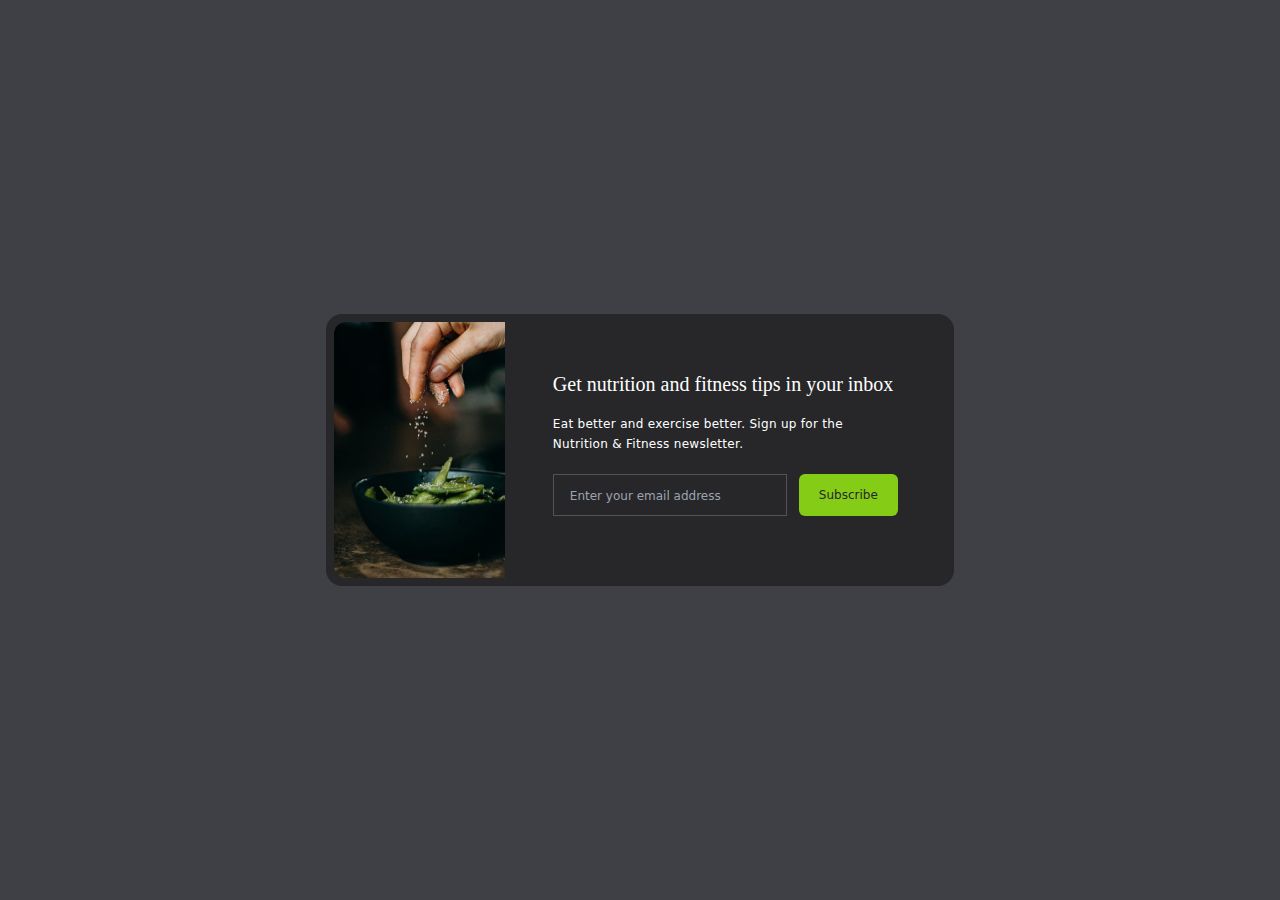
<file: email-subscribe/index.html>
<!DOCTYPE html>
<html lang="en">
  <head>
    <meta charset="UTF-8" />
    <meta http-equiv="X-UA-Compatible" content="IE=edge" />
    <meta name="viewport" content="width=device-width, initial-scale=1.0" />
    <link rel="stylesheet" href="css/style.css" />
    <title>Simple Tailwind Starter Setup</title>
  </head>
  <body>
    <!-- Background Container -->
    <div class="flex items-center justify-center h-screen bg-zinc-700">
      <!-- Card Background -->
      <div class="bg-zinc-800 p-2 mx-6 rounded-2xl">
        <!-- Flex Container -->
        <div class="flex flex-col md:flex-row rounded-l-xl">
          <!-- Image -->
          <img
            src="images/image.jpg"
            alt="a hand salting a bowl of peas"
            class="object-fit rounded-xl h-80 md:h-64 md:rounded-l-xl md:rounded-r-none transform hover:scale-105 hover:rounded-xl duration-200"
          />
          <!-- Content -->
          <div class="p-6 md:p-12">
            <h2
              class="font-serif text-xl font-medium text-center text-white md:text-left"
            >
              Get nutrition and fitness tips in your inbox
            </h2>
            <p
              class="max-w-xs my-4 text-xs leading-5 tracking-wide text-center text-white md:text-left"
            >
              Eat better and exercise better. Sign up for the Nutrition &
              Fitness newsletter.
            </p>
            <div
              class="flex flex-col mt-5 space-y-4 md:space-x-3 md:flex-row md:space-y-0"
            >
              <input
                type="text"
                placeholder="Enter your email address"
                class="p-2 px-4 text-center text-white bg-zinc-800 border border-zinc-600 placeholder:text-xs placeholder:text-center md:tex-left placeholder:md:text-left focus:outline-none"
              />

              <button
                class="px-5 py-3 text-xs rounded-md text-zinc-800 bg-lime-500 hover:bg-lime-700 hover:text-white duration-500"
              >
                Subscribe
              </button>
            </div>
          </div>
        </div>
      </div>
    </div>
  </body>
</html>
</file>
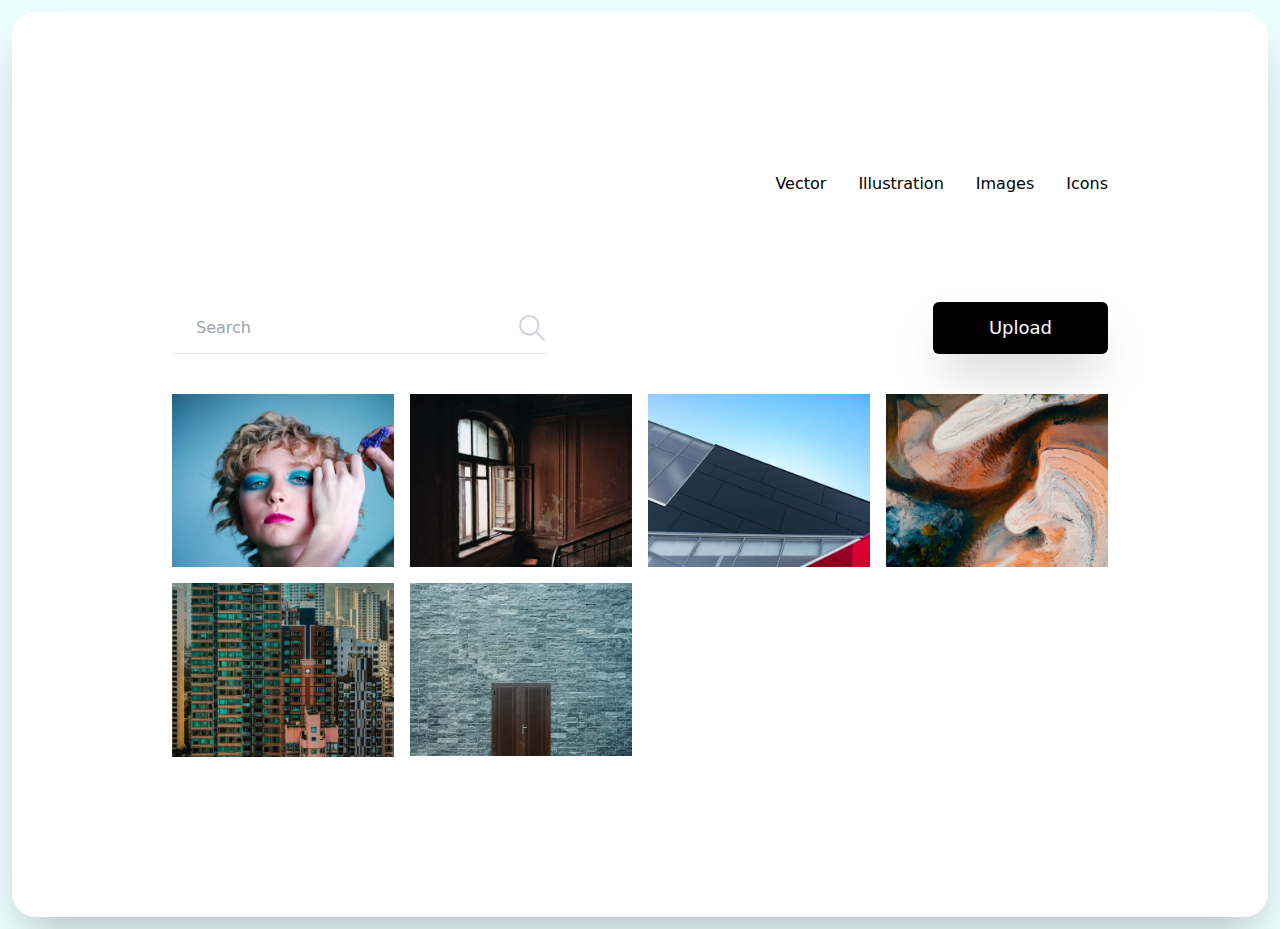
<file: image-gallery/index.html>
<!DOCTYPE html>
<html lang="en">
  <head>
    <meta charset="UTF-8" />
    <meta http-equiv="X-UA-Compatible" content="IE=edge" />
    <meta name="viewport" content="width=device-width, initial-scale=1.0" />
    <link rel="stylesheet" href="css/style.css" />
    <title>Image Gallery</title>
  </head>
  <body>
    <!-- Global Container -->
    <div class="flex items-center justify-center min-h-screen bg-cyan-50">
      <!-- Card Container -->
      <div class="bg-white p-6 m-3 space-y-10 shadow-2xl rounded-3xl md:p-40">
        <!-- Menu Container -->
        <div
          class="flex flex-col items-center justify-center space-y-3 md:flex-row md:space-y-0 md:space-x-8 md:mb-24 md:justify-end"
        >
          <!-- Menu Items -->
          <div class="group">
            <a href="#">Vector</a>
            <div
              class="mx-2 mt-2 duration-500 border-b-2 opacity-0 border-black group-hover:opacity-100"
            ></div>
          </div>
          <div class="group">
            <a href="#">Illustration</a>
            <div
              class="mx-2 mt-2 duration-500 border-b-2 opacity-0 border-black group-hover:opacity-100"
            ></div>
          </div>
          <div class="group">
            <a href="#">Images</a>
            <div
              class="mx-2 mt-2 duration-500 border-b-2 opacity-0 border-black group-hover:opacity-100"
            ></div>
          </div>
          <div class="group">
            <a href="#">Icons</a>
            <div
              class="mx-2 mt-2 duration-500 border-b-2 opacity-0 border-black group-hover:opacity-100"
            ></div>
          </div>
        </div>

        <!-- Search Container -->
        <div
          class="flex flex-col justify-between space-y-5 md:flex-row md:space-y-0"
        >
          <!-- Input and SVG Container -->
          <div class="flex justify-between border-b">
            <input
              type="text"
              class="ml-6 border-none md:w-80 placeholder:font-thin focus:outline-none"
              placeholder="Search"
            />
            <button>
              <svg
                xmlns="http://www.w3.org/2000/svg"
                class="w-8 text-gray-300 duration-200 hover:scale-110"
                viewBox="0 0 24 24"
                stroke-width="1.5"
                stroke="currentColor"
                fill="none"
                stroke-linecap="round"
                stroke-linejoin="round"
              >
                <path stroke="none" d="M0 0h24v24H0z" fill="none" />
                <circle cx="10" cy="10" r="7" />
                <line x1="21" y1="21" x2="15" y2="15" />
              </svg>
            </button>
          </div>

          <!-- Upload Button -->
          <button
            class="py-3 px-14 text-lg font-normal text-white bg-black border-black rounded-md shadow-2xl duration-200 hover:bg-white hover:text-black"
          >
            Upload
          </button>
        </div>

        <!-- Gallery Container -->
        <div class="grid gap-4 md:grid-cols-3 lg:grid-cols-4">
          <!-- Image 1 -->
          <div class="relative group">
            <img src="images/image1.jpg" alt="" class="w-72" />
            <div
              class="absolute bottom-0 left-0 right-0 p-2 px-4 text-white duration-500 bg-black opacity-0 group-hover:opacity-100 bg-opacity-40"
            >
              <div class="flex justify-between w-full">
                <div class="font-normal">
                  <p class="text-sm">Abstract Painting</p>
                  <p class="text-xs">245 likes - 35 shares</p>
                </div>
                <div class="flex items-center">
                  <img src="images/bookmark.svg" alt="bookmark" />
                </div>
              </div>
            </div>
          </div>

          <!-- Image 2 -->
          <div class="relative group">
            <img src="images/image2.jpg" alt="" class="w-72" />
            <div
              class="absolute bottom-0 left-0 right-0 p-2 px-4 text-white duration-500 bg-black opacity-0 group-hover:opacity-100 bg-opacity-40"
            >
              <div class="flex justify-between w-full">
                <div class="font-normal">
                  <p class="text-sm">Abstract Painting</p>
                  <p class="text-xs">245 likes - 35 shares</p>
                </div>
                <div class="flex items-center">
                  <img src="images/bookmark.svg" alt="bookmark" />
                </div>
              </div>
            </div>
          </div>

          <!-- Image 3 -->
          <div class="relative group">
            <img src="images/image3.jpg" alt="" class="w-72" />
            <div
              class="absolute bottom-0 left-0 right-0 p-2 px-4 text-white duration-500 bg-black opacity-0 group-hover:opacity-100 bg-opacity-40"
            >
              <div class="flex justify-between w-full">
                <div class="font-normal">
                  <p class="text-sm">Abstract Painting</p>
                  <p class="text-xs">245 likes - 35 shares</p>
                </div>
                <div class="flex items-center">
                  <img src="images/bookmark.svg" alt="bookmark" />
                </div>
              </div>
            </div>
          </div>

          <!-- Image 4 -->
          <div class="relative group">
            <img src="images/image4.jpg" alt="" class="w-72" />
            <div
              class="absolute bottom-0 left-0 right-0 p-2 px-4 text-white duration-500 bg-black opacity-0 group-hover:opacity-100 bg-opacity-40"
            >
              <div class="flex justify-between w-full">
                <div class="font-normal">
                  <p class="text-sm">Abstract Painting</p>
                  <p class="text-xs">245 likes - 35 shares</p>
                </div>
                <div class="flex items-center">
                  <img src="images/bookmark.svg" alt="bookmark" />
                </div>
              </div>
            </div>
          </div>

          <!-- Image 5 -->
          <div class="relative group">
            <img src="images/image5.jpg" alt="" class="w-72" />
            <div
              class="absolute bottom-0 left-0 right-0 p-2 px-4 text-white duration-500 bg-black opacity-0 group-hover:opacity-100 bg-opacity-40"
            >
              <div class="flex justify-between w-full">
                <div class="font-normal">
                  <p class="text-sm">Abstract Painting</p>
                  <p class="text-xs">245 likes - 35 shares</p>
                </div>
                <div class="flex items-center">
                  <img src="images/bookmark.svg" alt="bookmark" />
                </div>
              </div>
            </div>
          </div>

          <!-- Image 6 -->
          <div class="relative group">
            <img src="images/image6.jpg" alt="" class="w-72" />
            <div
              class="absolute bottom-0 left-0 right-0 p-2 px-4 text-white duration-500 bg-black opacity-0 group-hover:opacity-100 bg-opacity-40"
            >
              <div class="flex justify-between w-full">
                <div class="font-normal">
                  <p class="text-sm">Abstract Painting</p>
                  <p class="text-xs">245 likes - 35 shares</p>
                </div>
                <div class="flex items-center">
                  <img src="images/bookmark.svg" alt="bookmark" />
                </div>
              </div>
            </div>
          </div>
        </div>
      </div>
    </div>
  </body>
</html>
</file>
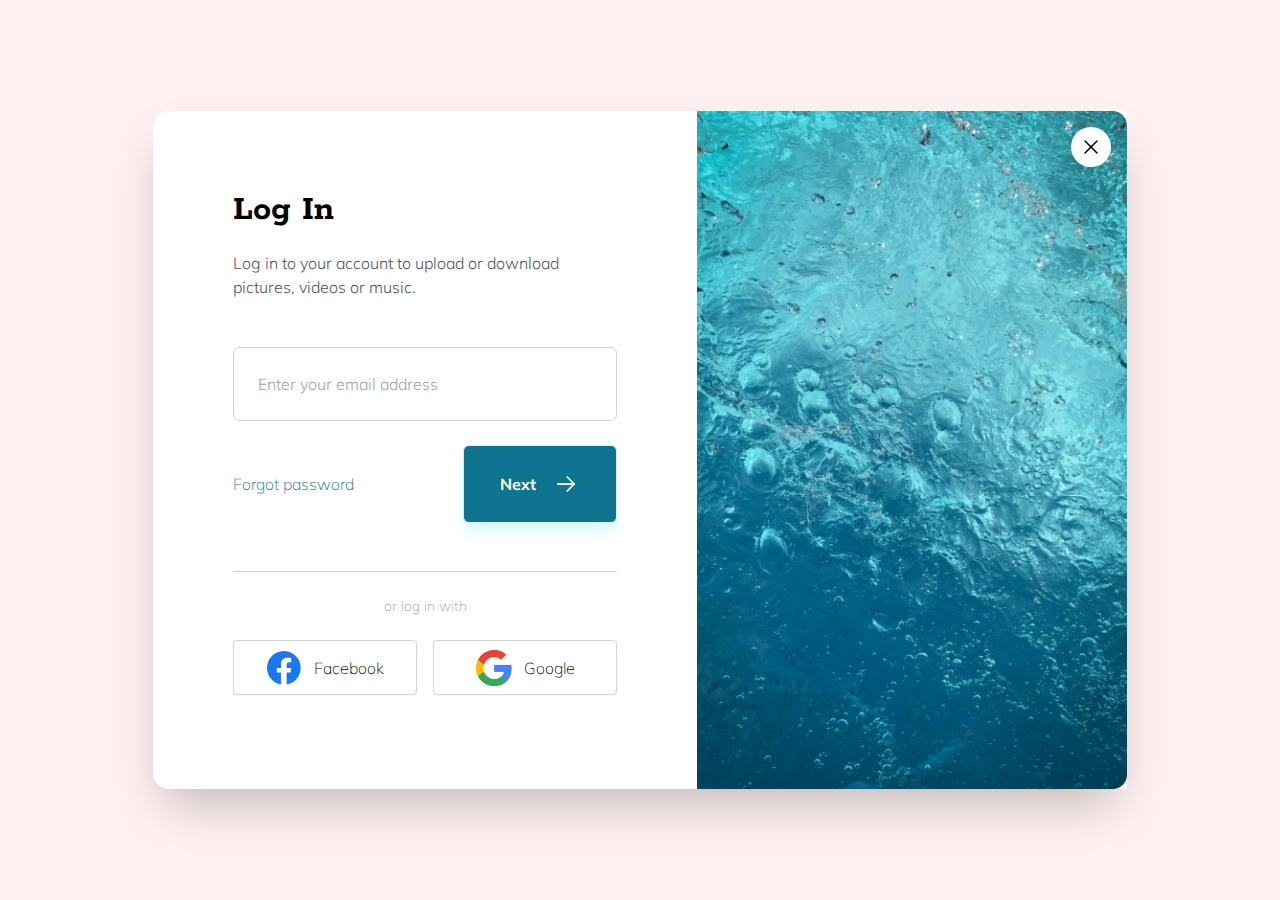
<file: login-modal/index.html>
<!DOCTYPE html>
<html lang="en">
  <head>
    <meta charset="UTF-8" />
    <meta http-equiv="X-UA-Compatible" content="IE=edge" />
    <meta name="viewport" content="width=device-width, initial-scale=1.0" />
    <link rel="preconnect" href="https://fonts.googleapis.com" />
    <link rel="preconnect" href="https://fonts.gstatic.com" crossorigin />
    <link
      href="https://fonts.googleapis.com/css2?family=Mulish:wght@300;400;500;600;700&family=Rokkitt:wght@600;700&display=swap"
      rel="stylesheet"
    />
    <link rel="stylesheet" href="css/style.css" />
    <title>Login Modal</title>
  </head>
  <body>
    <!-- Global Container -->
    <div class="flex items-center justify-center min-h-screen bg-rose-50">
      <!-- Card Container -->
      <div
        class="relative flex flex-col m-6 space-y-10 bg-white shadow-2xl rounded-2xl md:flex-row md:space-y-0 md:m-0"
      >
        <!-- Left Side -->
        <div class="p-6 md:p-20">
          <!-- Top Content -->
          <h2 class="font-mono mb-5 text-4xl font-bold">Log In</h2>
          <p class="max-w-sm mb-12 font-sans font-light text-gray-600">
            Log in to your account to upload or download pictures, videos or
            music.
          </p>
          <input
            type="text"
            class="w-full p-6 border border-gray-300 rounded-md placeholder:font-sans placeholder:font-light"
            placeholder="Enter your email address"
          />

          <!-- Middle Content -->
          <div
            class="flex flex-col items-center justify-between mt-6 space-y-6 md:flex-row md:space-y-0"
          >
            <div class="font-thin text-cyan-700">Forgot password</div>

            <button
              class="w-full md:w-auto flex justify-center items-center p-6 space-x-4 font-sans font-bold text-white rounded-md shadow-lg px-9 bg-cyan-700 shadow-cyan-100 hover:bg-opacity-90 hover:shadow-xl border transition hover:-translate-y-0.5 duration-150"
            >
              <span>Next</span>
              <svg
                xmlns="http://www.w3.org/2000/svg"
                class="w-7"
                viewBox="0 0 24 24"
                stroke-width="1.5"
                stroke="#ffffff"
                fill="none"
                stroke-linecap="round"
                stroke-linejoin="round"
              >
                <path stroke="none" d="M0 0h24v24H0z" fill="none" />
                <line x1="5" y1="12" x2="19" y2="12" />
                <line x1="13" y1="18" x2="19" y2="12" />
                <line x1="13" y1="6" x2="19" y2="12" />
              </svg>
            </button>
          </div>

          <!-- Border -->
          <div class="mt-12 border-b border-b-gray-300"></div>

          <!-- Bottom Content -->
          <p class="py-6 text-sm font-thin text-center text-gray-400">
            or log in with
          </p>

          <!-- Bottom Buttons Container -->
          <div
            class="flex flex-col space-x-0 space-y-6 md:flex-row md:space-x-4 md:space-y-0"
          >
            <button
              class="flex items-center justify-center py-2 space-x-3 border border-gray-300 rounded shadow-sm hover:bg-opacity-30 hover:shadow-lg hover:-translate-y-0.5 transition duration-150 md:w-1/2"
            >
              <img src="images/facebook.png" alt="" class="w-9" />
              <span class="font-thin">Facebook</span>
            </button>
            <button
              class="flex items-center justify-center py-2 space-x-3 border border-gray-300 rounded shadow-sm hover:bg-opacity-30 hover:shadow-lg hover:-translate-y-0.5 transition duration-150 md:w-1/2"
            >
              <img src="images/google.png" alt="" class="w-9" />
              <span class="font-thin">Google</span>
            </button>
          </div>
        </div>

        <!-- Right Side -->
        <img
          src="images/image.jpg"
          alt="water surface"
          class="w-[430px] hidden md:block"
        />

        <!-- Close Button -->
        <div
          class="group absolute -top-5 right-4 flex items-center justify-center w-10 h-10 bg-gray-200 rounded-full md:bg-white md:top-4 hover:cursor-pointer hover:-translate-y-0.5 transition duration-150"
        >
          <svg
            xmlns="http://www.w3.org/2000/svg"
            class="w-6 h-6 text-black group-hover:text-gray-600"
            viewBox="0 0 24 24"
            stroke-width="1.5"
            stroke="currentColor"
            fill="none"
            stroke-linecap="round"
            stroke-linejoin="round"
          >
            <path stroke="none" d="M0 0h24v24H0z" fill="none" />
            <line x1="18" y1="6" x2="6" y2="18" />
            <line x1="6" y1="6" x2="18" y2="18" />
          </svg>
        </div>
      </div>
    </div>
  </body>
</html>
</file>
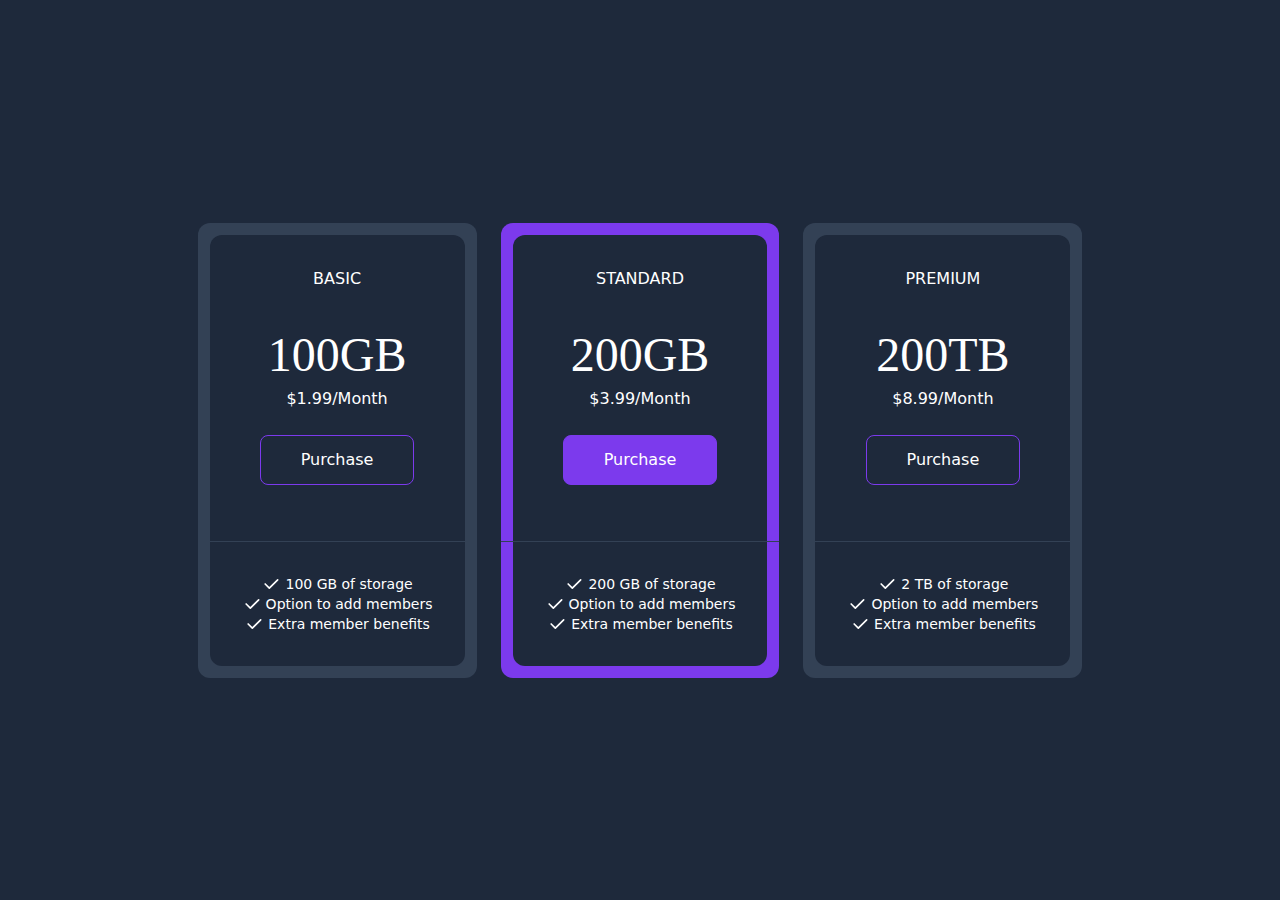
<file: pricing-cards/index.html>
<!DOCTYPE html>
<html lang="en">
  <head>
    <meta charset="UTF-8" />
    <meta http-equiv="X-UA-Compatible" content="IE=edge" />
    <meta name="viewport" content="width=device-width, initial-scale=1.0" />
    <link rel="stylesheet" href="css/style.css" />
    <title>Pricing Cards</title>
  </head>
  <body>
    <!-- Global Container -->
    <div class="flex items-center justify-center min-h-screen bg-slate-800">
      <!-- Card Container -->
      <div
        class="flex flex-col my-6 space-y-6 md:space-y-0 md:space-x-6 md:flex-row md:my-0"
      >
        <!-- Column 1 -->
        <div class="bg-slate-700 rounded-xl text-white">
          <!-- Upper Card Container -->
          <div class="p-8 mx-3 mt-3 rounded-t-xl bg-slate-800">
            <div class="text-center uppercase">Basic</div>
            <h2 class="mt-10 font-serif text-5xl text-center">100GB</h2>
            <h3 class="mt-2 text-center">$1.99/Month</h3>
            <div class="flex justify-center">
              <a
                href="#"
                class="inline-block px-10 py-3 my-6 text-center border border-violet-600 rounded-lg duration-200 hover:bg-violet-800 hover:border-violet-800"
                >Purchase</a
              >
            </div>
          </div>

          <!-- Border -->
          <div class="border-t border-slate-700"></div>

          <!-- Lower Card Container -->
          <div class="p-8 mx-3 mb-3 rounded-b-xl bg-slate-800">
            <!-- List Item 1 -->
            <div class="flex justify-center">
              <svg
                xmlns="http://www.w3.org/2000/svg"
                class="w-5 h-5"
                viewBox="0 0 24 24"
                stroke-width="2"
                stroke="currentColor"
                fill="none"
                stroke-linecap="round"
                stroke-linejoin="round"
              >
                <path stroke="none" d="M0 0h24v24H0z" fill="none" />
                <path d="M5 12l5 5l10 -10" />
              </svg>
              <span class="text-sm ml-1">100 GB of storage</span>
            </div>
            <!-- List Item 2 -->
            <div class="flex justify-center">
              <svg
                xmlns="http://www.w3.org/2000/svg"
                class="w-5 h-5"
                viewBox="0 0 24 24"
                stroke-width="2"
                stroke="currentColor"
                fill="none"
                stroke-linecap="round"
                stroke-linejoin="round"
              >
                <path stroke="none" d="M0 0h24v24H0z" fill="none" />
                <path d="M5 12l5 5l10 -10" />
              </svg>
              <span class="text-sm ml-1">Option to add members</span>
            </div>
            <!-- List Item 3 -->
            <div class="flex justify-center">
              <svg
                xmlns="http://www.w3.org/2000/svg"
                class="w-5 h-5"
                viewBox="0 0 24 24"
                stroke-width="2"
                stroke="currentColor"
                fill="none"
                stroke-linecap="round"
                stroke-linejoin="round"
              >
                <path stroke="none" d="M0 0h24v24H0z" fill="none" />
                <path d="M5 12l5 5l10 -10" />
              </svg>
              <span class="text-sm ml-1">Extra member benefits</span>
            </div>
          </div>
        </div>

        <!-- Column 2 -->
        <div class="bg-violet-600 rounded-xl text-white">
          <!-- Upper Card Container -->
          <div class="p-8 mx-3 mt-3 rounded-t-xl bg-slate-800">
            <div class="text-center uppercase">Standard</div>
            <h2 class="mt-10 font-serif text-5xl text-center">200GB</h2>
            <h3 class="mt-2 text-center">$3.99/Month</h3>
            <div class="flex justify-center">
              <a
                href="#"
                class="inline-block px-10 py-3 my-6 text-center border border-violet-600 rounded-lg duration-200 bg-violet-600 hover:bg-violet-800 hover:border-violet-800"
                >Purchase</a
              >
            </div>
          </div>

          <!-- Border -->
          <div class="border-t border-slate-700"></div>

          <!-- Lower Card Container -->
          <div class="p-8 mx-3 mb-3 rounded-b-xl bg-slate-800">
            <!-- List Item 1 -->
            <div class="flex justify-center">
              <svg
                xmlns="http://www.w3.org/2000/svg"
                class="w-5 h-5"
                viewBox="0 0 24 24"
                stroke-width="2"
                stroke="currentColor"
                fill="none"
                stroke-linecap="round"
                stroke-linejoin="round"
              >
                <path stroke="none" d="M0 0h24v24H0z" fill="none" />
                <path d="M5 12l5 5l10 -10" />
              </svg>
              <span class="text-sm ml-1">200 GB of storage</span>
            </div>
            <!-- List Item 2 -->
            <div class="flex justify-center">
              <svg
                xmlns="http://www.w3.org/2000/svg"
                class="w-5 h-5"
                viewBox="0 0 24 24"
                stroke-width="2"
                stroke="currentColor"
                fill="none"
                stroke-linecap="round"
                stroke-linejoin="round"
              >
                <path stroke="none" d="M0 0h24v24H0z" fill="none" />
                <path d="M5 12l5 5l10 -10" />
              </svg>
              <span class="text-sm ml-1">Option to add members</span>
            </div>
            <!-- List Item 3 -->
            <div class="flex justify-center">
              <svg
                xmlns="http://www.w3.org/2000/svg"
                class="w-5 h-5"
                viewBox="0 0 24 24"
                stroke-width="2"
                stroke="currentColor"
                fill="none"
                stroke-linecap="round"
                stroke-linejoin="round"
              >
                <path stroke="none" d="M0 0h24v24H0z" fill="none" />
                <path d="M5 12l5 5l10 -10" />
              </svg>
              <span class="text-sm ml-1">Extra member benefits</span>
            </div>
          </div>
        </div>

        <!-- Column 3 -->
        <div class="bg-slate-700 rounded-xl text-white">
          <!-- Upper Card Container -->
          <div class="p-8 mx-3 mt-3 rounded-t-xl bg-slate-800">
            <div class="text-center uppercase">Premium</div>
            <h2 class="mt-10 font-serif text-5xl text-center">200TB</h2>
            <h3 class="mt-2 text-center">$8.99/Month</h3>
            <div class="flex justify-center">
              <a
                href="#"
                class="inline-block px-10 py-3 my-6 text-center border border-violet-600 rounded-lg duration-200 hover:bg-violet-800 hover:border-violet-800"
                >Purchase</a
              >
            </div>
          </div>

          <!-- Border -->
          <div class="border-t border-slate-700"></div>

          <!-- Lower Card Container -->
          <div class="p-8 mx-3 mb-3 rounded-b-xl bg-slate-800">
            <!-- List Item 1 -->
            <div class="flex justify-center">
              <svg
                xmlns="http://www.w3.org/2000/svg"
                class="w-5 h-5"
                viewBox="0 0 24 24"
                stroke-width="2"
                stroke="currentColor"
                fill="none"
                stroke-linecap="round"
                stroke-linejoin="round"
              >
                <path stroke="none" d="M0 0h24v24H0z" fill="none" />
                <path d="M5 12l5 5l10 -10" />
              </svg>
              <span class="text-sm ml-1">2 TB of storage</span>
            </div>
            <!-- List Item 2 -->
            <div class="flex justify-center">
              <svg
                xmlns="http://www.w3.org/2000/svg"
                class="w-5 h-5"
                viewBox="0 0 24 24"
                stroke-width="2"
                stroke="currentColor"
                fill="none"
                stroke-linecap="round"
                stroke-linejoin="round"
              >
                <path stroke="none" d="M0 0h24v24H0z" fill="none" />
                <path d="M5 12l5 5l10 -10" />
              </svg>
              <span class="text-sm ml-1">Option to add members</span>
            </div>
            <!-- List Item 3 -->
            <div class="flex justify-center">
              <svg
                xmlns="http://www.w3.org/2000/svg"
                class="w-5 h-5"
                viewBox="0 0 24 24"
                stroke-width="2"
                stroke="currentColor"
                fill="none"
                stroke-linecap="round"
                stroke-linejoin="round"
              >
                <path stroke="none" d="M0 0h24v24H0z" fill="none" />
                <path d="M5 12l5 5l10 -10" />
              </svg>
              <span class="text-sm ml-1">Extra member benefits</span>
            </div>
          </div>
        </div>
      </div>
    </div>
  </body>
</html>
</file>
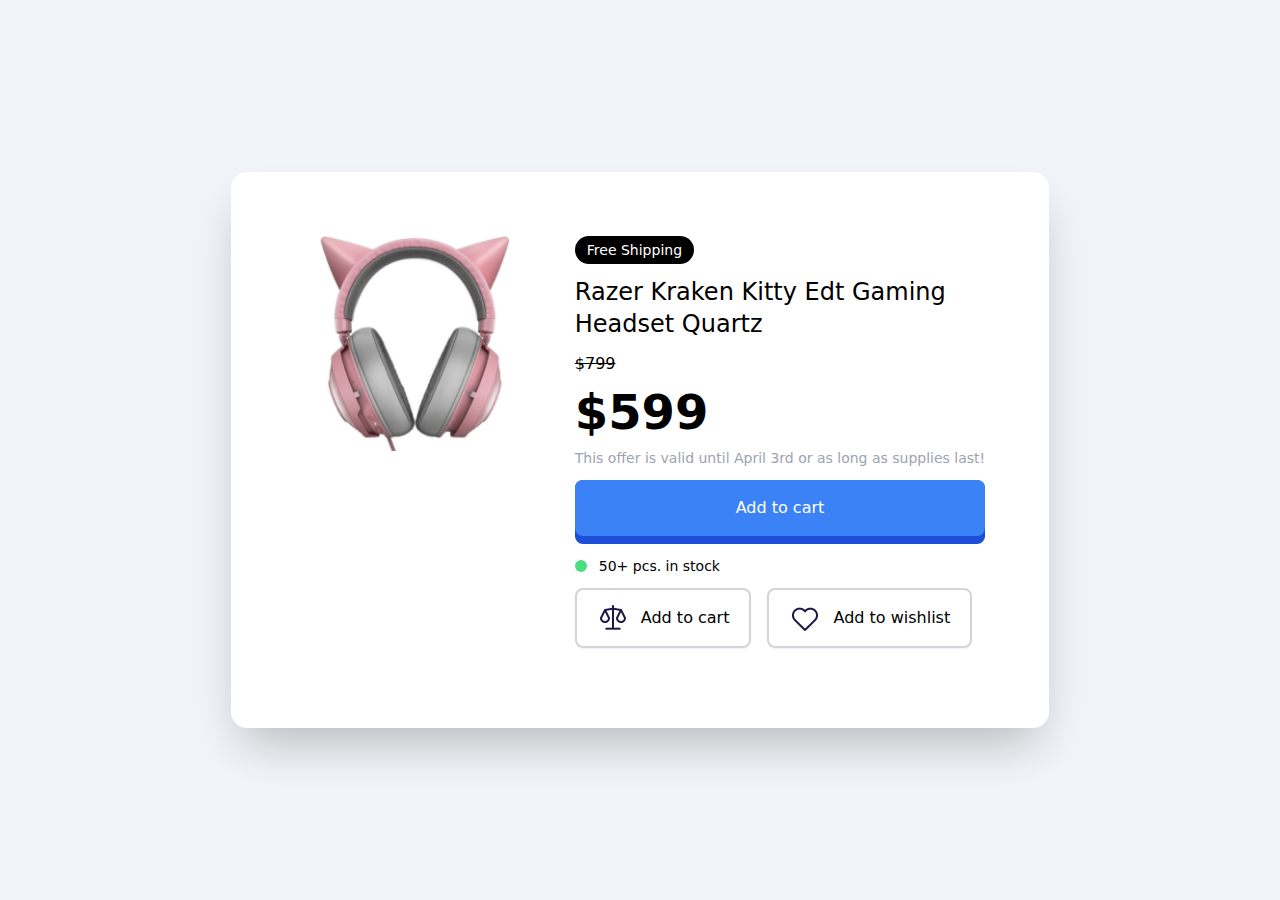
<file: product-modal/index.html>
<!DOCTYPE html>
<html lang="en">
  <head>
    <meta charset="UTF-8" />
    <meta http-equiv="X-UA-Compatible" content="IE=edge" />
    <meta name="viewport" content="width=device-width, initial-scale=1.0" />
    <link rel="stylesheet" href="css/style.css" />
    <title>Product Modal</title>
  </head>
  <body>
    <!-- Global Container -->
    <div class="flex items-center justify-center min-h-screen bg-slate-100">
      <!-- Card Container -->
      <div
        class="flex flex-col p-6 m-3 space-y-10 bg-white rounded-2xl shadow-2xl md:flex-row md:space-y-0 md:space-x-10 md:m-0 md:p-16"
      >
        <!-- Image Div -->
        <div class="">
          <img
            src="images/headphone.png"
            alt="Kraken Kitty Headphones"
            class="mx-auto hover:scale-105 w-60 duration-200"
          />
        </div>

        <!-- Content -->
        <div class="flex flex-col space-y-6">
          <!-- Label & Description Container -->
          <div class="flex flex-col mb-4 space-y-3 text-center md:text-left">
            <div>
              <div
                class="inline-block px-3 py-1 text-sm text-white bg-black rounded-full"
              >
                Free Shipping
              </div>
            </div>

            <!-- Product Title -->
            <div class="max-w-sm text-2xl font-medium">
              Razer Kraken Kitty Edt Gaming Headset Quartz
            </div>
            <!-- Price Container -->
            <div class="flex flex-col mb-4 space-y-3 text-center md:text-left">
              <p class="line-through">$799</p>
              <p class="text-5xl font-bold">$599</p>
              <p class="text-sm font-light text-gray-400">
                This offer is valid until April 3rd or as long as supplies last!
              </p>
            </div>

            <!-- Button Group -->
            <div class="group">
              <button
                class="w-full transition-all duration-150 bg-blue-700 text-white border-b-8 border-b-blue-700 rounded-lg group-hover:border-t-8 group-hover:border-b-0 group-hover:bg-blue-700 group-hover:border-t-blue-700 group-hover:shadow-lg"
              >
                <div
                  class="px-6 py-4 duration-150 bg-blue-500 rounded-lg group-hover:bg-blue-700"
                >
                  Add to cart
                </div>
              </button>
            </div>

            <!-- Stock -->
            <div class="flex items-center space-x-3 group">
              <div
                class="w-3 h-3 bg-green-400 rounded-full group-hover:animate-ping"
              ></div>
              <div class="text-sm">50+ pcs. in stock</div>
            </div>

            <!-- Bottom Buttons Container -->
            <div
              class="flex flex-col space-y-4 md:space-y-0 md:space-x-4 md:flex-row"
            >
              <button
                class="flex items-center justify-center py-3 px-5 space-x-3 border-2 border-gray-300 rounded-lg shadow-sm hover:bg-opacity-30 hover:shadow-lg hover:-translate-y-0.5 transition-all duration-150"
              >
                <img src="images/weight.png" alt="" class="w-8" />
                <span>Add to cart</span>
              </button>

              <button
                class="flex items-center justify-center py-3 px-5 space-x-3 border-2 border-gray-300 rounded-lg shadow-sm hover:bg-opacity-30 hover:shadow-lg hover:-translate-y-0.5 transition-all duration-150"
              >
                <img src="images/heart.png" alt="" class="w-8" />
                <span>Add to wishlist</span>
              </button>
            </div>
          </div>
        </div>
      </div>
    </div>
  </body>
</html>
</file>
<file: email-subscribe/css/style.css>
/*
! tailwindcss v3.1.4 | MIT License | https://tailwindcss.com
*/

/*
1. Prevent padding and border from affecting element width. (https://github.com/mozdevs/cssremedy/issues/4)
2. Allow adding a border to an element by just adding a border-width. (https://github.com/tailwindcss/tailwindcss/pull/116)
*/

*,
::before,
::after {
  box-sizing: border-box;
  /* 1 */
  border-width: 0;
  /* 2 */
  border-style: solid;
  /* 2 */
  border-color: #e5e7eb;
  /* 2 */
}

::before,
::after {
  --tw-content: '';
}

/*
1. Use a consistent sensible line-height in all browsers.
2. Prevent adjustments of font size after orientation changes in iOS.
3. Use a more readable tab size.
4. Use the user's configured `sans` font-family by default.
*/

html {
  line-height: 1.5;
  /* 1 */
  -webkit-text-size-adjust: 100%;
  /* 2 */
  -moz-tab-size: 4;
  /* 3 */
  -o-tab-size: 4;
     tab-size: 4;
  /* 3 */
  font-family: ui-sans-serif, system-ui, -apple-system, BlinkMacSystemFont, "Segoe UI", Roboto, "Helvetica Neue", Arial, "Noto Sans", sans-serif, "Apple Color Emoji", "Segoe UI Emoji", "Segoe UI Symbol", "Noto Color Emoji";
  /* 4 */
}

/*
1. Remove the margin in all browsers.
2. Inherit line-height from `html` so users can set them as a class directly on the `html` element.
*/

body {
  margin: 0;
  /* 1 */
  line-height: inherit;
  /* 2 */
}

/*
1. Add the correct height in Firefox.
2. Correct the inheritance of border color in Firefox. (https://bugzilla.mozilla.org/show_bug.cgi?id=190655)
3. Ensure horizontal rules are visible by default.
*/

hr {
  height: 0;
  /* 1 */
  color: inherit;
  /* 2 */
  border-top-width: 1px;
  /* 3 */
}

/*
Add the correct text decoration in Chrome, Edge, and Safari.
*/

abbr:where([title]) {
  -webkit-text-decoration: underline dotted;
          text-decoration: underline dotted;
}

/*
Remove the default font size and weight for headings.
*/

h1,
h2,
h3,
h4,
h5,
h6 {
  font-size: inherit;
  font-weight: inherit;
}

/*
Reset links to optimize for opt-in styling instead of opt-out.
*/

a {
  color: inherit;
  text-decoration: inherit;
}

/*
Add the correct font weight in Edge and Safari.
*/

b,
strong {
  font-weight: bolder;
}

/*
1. Use the user's configured `mono` font family by default.
2. Correct the odd `em` font sizing in all browsers.
*/

code,
kbd,
samp,
pre {
  font-family: ui-monospace, SFMono-Regular, Menlo, Monaco, Consolas, "Liberation Mono", "Courier New", monospace;
  /* 1 */
  font-size: 1em;
  /* 2 */
}

/*
Add the correct font size in all browsers.
*/

small {
  font-size: 80%;
}

/*
Prevent `sub` and `sup` elements from affecting the line height in all browsers.
*/

sub,
sup {
  font-size: 75%;
  line-height: 0;
  position: relative;
  vertical-align: baseline;
}

sub {
  bottom: -0.25em;
}

sup {
  top: -0.5em;
}

/*
1. Remove text indentation from table contents in Chrome and Safari. (https://bugs.chromium.org/p/chromium/issues/detail?id=999088, https://bugs.webkit.org/show_bug.cgi?id=201297)
2. Correct table border color inheritance in all Chrome and Safari. (https://bugs.chromium.org/p/chromium/issues/detail?id=935729, https://bugs.webkit.org/show_bug.cgi?id=195016)
3. Remove gaps between table borders by default.
*/

table {
  text-indent: 0;
  /* 1 */
  border-color: inherit;
  /* 2 */
  border-collapse: collapse;
  /* 3 */
}

/*
1. Change the font styles in all browsers.
2. Remove the margin in Firefox and Safari.
3. Remove default padding in all browsers.
*/

button,
input,
optgroup,
select,
textarea {
  font-family: inherit;
  /* 1 */
  font-size: 100%;
  /* 1 */
  font-weight: inherit;
  /* 1 */
  line-height: inherit;
  /* 1 */
  color: inherit;
  /* 1 */
  margin: 0;
  /* 2 */
  padding: 0;
  /* 3 */
}

/*
Remove the inheritance of text transform in Edge and Firefox.
*/

button,
select {
  text-transform: none;
}

/*
1. Correct the inability to style clickable types in iOS and Safari.
2. Remove default button styles.
*/

button,
[type='button'],
[type='reset'],
[type='submit'] {
  -webkit-appearance: button;
  /* 1 */
  background-color: transparent;
  /* 2 */
  background-image: none;
  /* 2 */
}

/*
Use the modern Firefox focus style for all focusable elements.
*/

:-moz-focusring {
  outline: auto;
}

/*
Remove the additional `:invalid` styles in Firefox. (https://github.com/mozilla/gecko-dev/blob/2f9eacd9d3d995c937b4251a5557d95d494c9be1/layout/style/res/forms.css#L728-L737)
*/

:-moz-ui-invalid {
  box-shadow: none;
}

/*
Add the correct vertical alignment in Chrome and Firefox.
*/

progress {
  vertical-align: baseline;
}

/*
Correct the cursor style of increment and decrement buttons in Safari.
*/

::-webkit-inner-spin-button,
::-webkit-outer-spin-button {
  height: auto;
}

/*
1. Correct the odd appearance in Chrome and Safari.
2. Correct the outline style in Safari.
*/

[type='search'] {
  -webkit-appearance: textfield;
  /* 1 */
  outline-offset: -2px;
  /* 2 */
}

/*
Remove the inner padding in Chrome and Safari on macOS.
*/

::-webkit-search-decoration {
  -webkit-appearance: none;
}

/*
1. Correct the inability to style clickable types in iOS and Safari.
2. Change font properties to `inherit` in Safari.
*/

::-webkit-file-upload-button {
  -webkit-appearance: button;
  /* 1 */
  font: inherit;
  /* 2 */
}

/*
Add the correct display in Chrome and Safari.
*/

summary {
  display: list-item;
}

/*
Removes the default spacing and border for appropriate elements.
*/

blockquote,
dl,
dd,
h1,
h2,
h3,
h4,
h5,
h6,
hr,
figure,
p,
pre {
  margin: 0;
}

fieldset {
  margin: 0;
  padding: 0;
}

legend {
  padding: 0;
}

ol,
ul,
menu {
  list-style: none;
  margin: 0;
  padding: 0;
}

/*
Prevent resizing textareas horizontally by default.
*/

textarea {
  resize: vertical;
}

/*
1. Reset the default placeholder opacity in Firefox. (https://github.com/tailwindlabs/tailwindcss/issues/3300)
2. Set the default placeholder color to the user's configured gray 400 color.
*/

input::-moz-placeholder, textarea::-moz-placeholder {
  opacity: 1;
  /* 1 */
  color: #9ca3af;
  /* 2 */
}

input:-ms-input-placeholder, textarea:-ms-input-placeholder {
  opacity: 1;
  /* 1 */
  color: #9ca3af;
  /* 2 */
}

input::placeholder,
textarea::placeholder {
  opacity: 1;
  /* 1 */
  color: #9ca3af;
  /* 2 */
}

/*
Set the default cursor for buttons.
*/

button,
[role="button"] {
  cursor: pointer;
}

/*
Make sure disabled buttons don't get the pointer cursor.
*/

:disabled {
  cursor: default;
}

/*
1. Make replaced elements `display: block` by default. (https://github.com/mozdevs/cssremedy/issues/14)
2. Add `vertical-align: middle` to align replaced elements more sensibly by default. (https://github.com/jensimmons/cssremedy/issues/14#issuecomment-634934210)
   This can trigger a poorly considered lint error in some tools but is included by design.
*/

img,
svg,
video,
canvas,
audio,
iframe,
embed,
object {
  display: block;
  /* 1 */
  vertical-align: middle;
  /* 2 */
}

/*
Constrain images and videos to the parent width and preserve their intrinsic aspect ratio. (https://github.com/mozdevs/cssremedy/issues/14)
*/

img,
video {
  max-width: 100%;
  height: auto;
}

*, ::before, ::after {
  --tw-border-spacing-x: 0;
  --tw-border-spacing-y: 0;
  --tw-translate-x: 0;
  --tw-translate-y: 0;
  --tw-rotate: 0;
  --tw-skew-x: 0;
  --tw-skew-y: 0;
  --tw-scale-x: 1;
  --tw-scale-y: 1;
  --tw-pan-x:  ;
  --tw-pan-y:  ;
  --tw-pinch-zoom:  ;
  --tw-scroll-snap-strictness: proximity;
  --tw-ordinal:  ;
  --tw-slashed-zero:  ;
  --tw-numeric-figure:  ;
  --tw-numeric-spacing:  ;
  --tw-numeric-fraction:  ;
  --tw-ring-inset:  ;
  --tw-ring-offset-width: 0px;
  --tw-ring-offset-color: #fff;
  --tw-ring-color: rgb(59 130 246 / 0.5);
  --tw-ring-offset-shadow: 0 0 #0000;
  --tw-ring-shadow: 0 0 #0000;
  --tw-shadow: 0 0 #0000;
  --tw-shadow-colored: 0 0 #0000;
  --tw-blur:  ;
  --tw-brightness:  ;
  --tw-contrast:  ;
  --tw-grayscale:  ;
  --tw-hue-rotate:  ;
  --tw-invert:  ;
  --tw-saturate:  ;
  --tw-sepia:  ;
  --tw-drop-shadow:  ;
  --tw-backdrop-blur:  ;
  --tw-backdrop-brightness:  ;
  --tw-backdrop-contrast:  ;
  --tw-backdrop-grayscale:  ;
  --tw-backdrop-hue-rotate:  ;
  --tw-backdrop-invert:  ;
  --tw-backdrop-opacity:  ;
  --tw-backdrop-saturate:  ;
  --tw-backdrop-sepia:  ;
}

::-webkit-backdrop {
  --tw-border-spacing-x: 0;
  --tw-border-spacing-y: 0;
  --tw-translate-x: 0;
  --tw-translate-y: 0;
  --tw-rotate: 0;
  --tw-skew-x: 0;
  --tw-skew-y: 0;
  --tw-scale-x: 1;
  --tw-scale-y: 1;
  --tw-pan-x:  ;
  --tw-pan-y:  ;
  --tw-pinch-zoom:  ;
  --tw-scroll-snap-strictness: proximity;
  --tw-ordinal:  ;
  --tw-slashed-zero:  ;
  --tw-numeric-figure:  ;
  --tw-numeric-spacing:  ;
  --tw-numeric-fraction:  ;
  --tw-ring-inset:  ;
  --tw-ring-offset-width: 0px;
  --tw-ring-offset-color: #fff;
  --tw-ring-color: rgb(59 130 246 / 0.5);
  --tw-ring-offset-shadow: 0 0 #0000;
  --tw-ring-shadow: 0 0 #0000;
  --tw-shadow: 0 0 #0000;
  --tw-shadow-colored: 0 0 #0000;
  --tw-blur:  ;
  --tw-brightness:  ;
  --tw-contrast:  ;
  --tw-grayscale:  ;
  --tw-hue-rotate:  ;
  --tw-invert:  ;
  --tw-saturate:  ;
  --tw-sepia:  ;
  --tw-drop-shadow:  ;
  --tw-backdrop-blur:  ;
  --tw-backdrop-brightness:  ;
  --tw-backdrop-contrast:  ;
  --tw-backdrop-grayscale:  ;
  --tw-backdrop-hue-rotate:  ;
  --tw-backdrop-invert:  ;
  --tw-backdrop-opacity:  ;
  --tw-backdrop-saturate:  ;
  --tw-backdrop-sepia:  ;
}

::backdrop {
  --tw-border-spacing-x: 0;
  --tw-border-spacing-y: 0;
  --tw-translate-x: 0;
  --tw-translate-y: 0;
  --tw-rotate: 0;
  --tw-skew-x: 0;
  --tw-skew-y: 0;
  --tw-scale-x: 1;
  --tw-scale-y: 1;
  --tw-pan-x:  ;
  --tw-pan-y:  ;
  --tw-pinch-zoom:  ;
  --tw-scroll-snap-strictness: proximity;
  --tw-ordinal:  ;
  --tw-slashed-zero:  ;
  --tw-numeric-figure:  ;
  --tw-numeric-spacing:  ;
  --tw-numeric-fraction:  ;
  --tw-ring-inset:  ;
  --tw-ring-offset-width: 0px;
  --tw-ring-offset-color: #fff;
  --tw-ring-color: rgb(59 130 246 / 0.5);
  --tw-ring-offset-shadow: 0 0 #0000;
  --tw-ring-shadow: 0 0 #0000;
  --tw-shadow: 0 0 #0000;
  --tw-shadow-colored: 0 0 #0000;
  --tw-blur:  ;
  --tw-brightness:  ;
  --tw-contrast:  ;
  --tw-grayscale:  ;
  --tw-hue-rotate:  ;
  --tw-invert:  ;
  --tw-saturate:  ;
  --tw-sepia:  ;
  --tw-drop-shadow:  ;
  --tw-backdrop-blur:  ;
  --tw-backdrop-brightness:  ;
  --tw-backdrop-contrast:  ;
  --tw-backdrop-grayscale:  ;
  --tw-backdrop-hue-rotate:  ;
  --tw-backdrop-invert:  ;
  --tw-backdrop-opacity:  ;
  --tw-backdrop-saturate:  ;
  --tw-backdrop-sepia:  ;
}

.mx-6 {
  margin-left: 1.5rem;
  margin-right: 1.5rem;
}

.my-4 {
  margin-top: 1rem;
  margin-bottom: 1rem;
}

.mt-5 {
  margin-top: 1.25rem;
}

.flex {
  display: flex;
}

.h-screen {
  height: 100vh;
}

.h-80 {
  height: 20rem;
}

.max-w-xs {
  max-width: 20rem;
}

.transform {
  transform: translate(var(--tw-translate-x), var(--tw-translate-y)) rotate(var(--tw-rotate)) skewX(var(--tw-skew-x)) skewY(var(--tw-skew-y)) scaleX(var(--tw-scale-x)) scaleY(var(--tw-scale-y));
}

.flex-col {
  flex-direction: column;
}

.items-center {
  align-items: center;
}

.justify-center {
  justify-content: center;
}

.space-y-4 > :not([hidden]) ~ :not([hidden]) {
  --tw-space-y-reverse: 0;
  margin-top: calc(1rem * calc(1 - var(--tw-space-y-reverse)));
  margin-bottom: calc(1rem * var(--tw-space-y-reverse));
}

.rounded-2xl {
  border-radius: 1rem;
}

.rounded-xl {
  border-radius: 0.75rem;
}

.rounded-md {
  border-radius: 0.375rem;
}

.rounded-l-xl {
  border-top-left-radius: 0.75rem;
  border-bottom-left-radius: 0.75rem;
}

.border {
  border-width: 1px;
}

.border-zinc-600 {
  --tw-border-opacity: 1;
  border-color: rgb(82 82 91 / var(--tw-border-opacity));
}

.bg-zinc-700 {
  --tw-bg-opacity: 1;
  background-color: rgb(63 63 70 / var(--tw-bg-opacity));
}

.bg-zinc-800 {
  --tw-bg-opacity: 1;
  background-color: rgb(39 39 42 / var(--tw-bg-opacity));
}

.bg-lime-500 {
  --tw-bg-opacity: 1;
  background-color: rgb(132 204 22 / var(--tw-bg-opacity));
}

.p-2 {
  padding: 0.5rem;
}

.p-6 {
  padding: 1.5rem;
}

.px-4 {
  padding-left: 1rem;
  padding-right: 1rem;
}

.px-5 {
  padding-left: 1.25rem;
  padding-right: 1.25rem;
}

.py-3 {
  padding-top: 0.75rem;
  padding-bottom: 0.75rem;
}

.text-center {
  text-align: center;
}

.font-serif {
  font-family: ui-serif, Georgia, Cambria, "Times New Roman", Times, serif;
}

.text-xl {
  font-size: 1.25rem;
  line-height: 1.75rem;
}

.text-xs {
  font-size: 0.75rem;
  line-height: 1rem;
}

.font-medium {
  font-weight: 500;
}

.leading-5 {
  line-height: 1.25rem;
}

.tracking-wide {
  letter-spacing: 0.025em;
}

.text-white {
  --tw-text-opacity: 1;
  color: rgb(255 255 255 / var(--tw-text-opacity));
}

.text-zinc-800 {
  --tw-text-opacity: 1;
  color: rgb(39 39 42 / var(--tw-text-opacity));
}

.duration-200 {
  transition-duration: 200ms;
}

.duration-500 {
  transition-duration: 500ms;
}

.placeholder\:text-center::-moz-placeholder {
  text-align: center;
}

.placeholder\:text-center:-ms-input-placeholder {
  text-align: center;
}

.placeholder\:text-center::placeholder {
  text-align: center;
}

.placeholder\:text-xs::-moz-placeholder {
  font-size: 0.75rem;
  line-height: 1rem;
}

.placeholder\:text-xs:-ms-input-placeholder {
  font-size: 0.75rem;
  line-height: 1rem;
}

.placeholder\:text-xs::placeholder {
  font-size: 0.75rem;
  line-height: 1rem;
}

.hover\:scale-105:hover {
  --tw-scale-x: 1.05;
  --tw-scale-y: 1.05;
  transform: translate(var(--tw-translate-x), var(--tw-translate-y)) rotate(var(--tw-rotate)) skewX(var(--tw-skew-x)) skewY(var(--tw-skew-y)) scaleX(var(--tw-scale-x)) scaleY(var(--tw-scale-y));
}

.hover\:rounded-xl:hover {
  border-radius: 0.75rem;
}

.hover\:bg-lime-700:hover {
  --tw-bg-opacity: 1;
  background-color: rgb(77 124 15 / var(--tw-bg-opacity));
}

.hover\:text-white:hover {
  --tw-text-opacity: 1;
  color: rgb(255 255 255 / var(--tw-text-opacity));
}

.focus\:outline-none:focus {
  outline: 2px solid transparent;
  outline-offset: 2px;
}

@media (min-width: 768px) {
  .md\:h-64 {
    height: 16rem;
  }

  .md\:flex-row {
    flex-direction: row;
  }

  .md\:space-x-3 > :not([hidden]) ~ :not([hidden]) {
    --tw-space-x-reverse: 0;
    margin-right: calc(0.75rem * var(--tw-space-x-reverse));
    margin-left: calc(0.75rem * calc(1 - var(--tw-space-x-reverse)));
  }

  .md\:space-y-0 > :not([hidden]) ~ :not([hidden]) {
    --tw-space-y-reverse: 0;
    margin-top: calc(0px * calc(1 - var(--tw-space-y-reverse)));
    margin-bottom: calc(0px * var(--tw-space-y-reverse));
  }

  .md\:rounded-l-xl {
    border-top-left-radius: 0.75rem;
    border-bottom-left-radius: 0.75rem;
  }

  .md\:rounded-r-none {
    border-top-right-radius: 0px;
    border-bottom-right-radius: 0px;
  }

  .md\:p-12 {
    padding: 3rem;
  }

  .md\:text-left {
    text-align: left;
  }

  .placeholder\:md\:text-left::-moz-placeholder {
    text-align: left;
  }

  .placeholder\:md\:text-left:-ms-input-placeholder {
    text-align: left;
  }

  .placeholder\:md\:text-left::placeholder {
    text-align: left;
  }
}
</file>
<file: image-gallery/css/style.css>
/*
! tailwindcss v3.1.4 | MIT License | https://tailwindcss.com
*/

/*
1. Prevent padding and border from affecting element width. (https://github.com/mozdevs/cssremedy/issues/4)
2. Allow adding a border to an element by just adding a border-width. (https://github.com/tailwindcss/tailwindcss/pull/116)
*/

*,
::before,
::after {
  box-sizing: border-box;
  /* 1 */
  border-width: 0;
  /* 2 */
  border-style: solid;
  /* 2 */
  border-color: #e5e7eb;
  /* 2 */
}

::before,
::after {
  --tw-content: '';
}

/*
1. Use a consistent sensible line-height in all browsers.
2. Prevent adjustments of font size after orientation changes in iOS.
3. Use a more readable tab size.
4. Use the user's configured `sans` font-family by default.
*/

html {
  line-height: 1.5;
  /* 1 */
  -webkit-text-size-adjust: 100%;
  /* 2 */
  -moz-tab-size: 4;
  /* 3 */
  -o-tab-size: 4;
     tab-size: 4;
  /* 3 */
  font-family: ui-sans-serif, system-ui, -apple-system, BlinkMacSystemFont, "Segoe UI", Roboto, "Helvetica Neue", Arial, "Noto Sans", sans-serif, "Apple Color Emoji", "Segoe UI Emoji", "Segoe UI Symbol", "Noto Color Emoji";
  /* 4 */
}

/*
1. Remove the margin in all browsers.
2. Inherit line-height from `html` so users can set them as a class directly on the `html` element.
*/

body {
  margin: 0;
  /* 1 */
  line-height: inherit;
  /* 2 */
}

/*
1. Add the correct height in Firefox.
2. Correct the inheritance of border color in Firefox. (https://bugzilla.mozilla.org/show_bug.cgi?id=190655)
3. Ensure horizontal rules are visible by default.
*/

hr {
  height: 0;
  /* 1 */
  color: inherit;
  /* 2 */
  border-top-width: 1px;
  /* 3 */
}

/*
Add the correct text decoration in Chrome, Edge, and Safari.
*/

abbr:where([title]) {
  -webkit-text-decoration: underline dotted;
          text-decoration: underline dotted;
}

/*
Remove the default font size and weight for headings.
*/

h1,
h2,
h3,
h4,
h5,
h6 {
  font-size: inherit;
  font-weight: inherit;
}

/*
Reset links to optimize for opt-in styling instead of opt-out.
*/

a {
  color: inherit;
  text-decoration: inherit;
}

/*
Add the correct font weight in Edge and Safari.
*/

b,
strong {
  font-weight: bolder;
}

/*
1. Use the user's configured `mono` font family by default.
2. Correct the odd `em` font sizing in all browsers.
*/

code,
kbd,
samp,
pre {
  font-family: ui-monospace, SFMono-Regular, Menlo, Monaco, Consolas, "Liberation Mono", "Courier New", monospace;
  /* 1 */
  font-size: 1em;
  /* 2 */
}

/*
Add the correct font size in all browsers.
*/

small {
  font-size: 80%;
}

/*
Prevent `sub` and `sup` elements from affecting the line height in all browsers.
*/

sub,
sup {
  font-size: 75%;
  line-height: 0;
  position: relative;
  vertical-align: baseline;
}

sub {
  bottom: -0.25em;
}

sup {
  top: -0.5em;
}

/*
1. Remove text indentation from table contents in Chrome and Safari. (https://bugs.chromium.org/p/chromium/issues/detail?id=999088, https://bugs.webkit.org/show_bug.cgi?id=201297)
2. Correct table border color inheritance in all Chrome and Safari. (https://bugs.chromium.org/p/chromium/issues/detail?id=935729, https://bugs.webkit.org/show_bug.cgi?id=195016)
3. Remove gaps between table borders by default.
*/

table {
  text-indent: 0;
  /* 1 */
  border-color: inherit;
  /* 2 */
  border-collapse: collapse;
  /* 3 */
}

/*
1. Change the font styles in all browsers.
2. Remove the margin in Firefox and Safari.
3. Remove default padding in all browsers.
*/

button,
input,
optgroup,
select,
textarea {
  font-family: inherit;
  /* 1 */
  font-size: 100%;
  /* 1 */
  font-weight: inherit;
  /* 1 */
  line-height: inherit;
  /* 1 */
  color: inherit;
  /* 1 */
  margin: 0;
  /* 2 */
  padding: 0;
  /* 3 */
}

/*
Remove the inheritance of text transform in Edge and Firefox.
*/

button,
select {
  text-transform: none;
}

/*
1. Correct the inability to style clickable types in iOS and Safari.
2. Remove default button styles.
*/

button,
[type='button'],
[type='reset'],
[type='submit'] {
  -webkit-appearance: button;
  /* 1 */
  background-color: transparent;
  /* 2 */
  background-image: none;
  /* 2 */
}

/*
Use the modern Firefox focus style for all focusable elements.
*/

:-moz-focusring {
  outline: auto;
}

/*
Remove the additional `:invalid` styles in Firefox. (https://github.com/mozilla/gecko-dev/blob/2f9eacd9d3d995c937b4251a5557d95d494c9be1/layout/style/res/forms.css#L728-L737)
*/

:-moz-ui-invalid {
  box-shadow: none;
}

/*
Add the correct vertical alignment in Chrome and Firefox.
*/

progress {
  vertical-align: baseline;
}

/*
Correct the cursor style of increment and decrement buttons in Safari.
*/

::-webkit-inner-spin-button,
::-webkit-outer-spin-button {
  height: auto;
}

/*
1. Correct the odd appearance in Chrome and Safari.
2. Correct the outline style in Safari.
*/

[type='search'] {
  -webkit-appearance: textfield;
  /* 1 */
  outline-offset: -2px;
  /* 2 */
}

/*
Remove the inner padding in Chrome and Safari on macOS.
*/

::-webkit-search-decoration {
  -webkit-appearance: none;
}

/*
1. Correct the inability to style clickable types in iOS and Safari.
2. Change font properties to `inherit` in Safari.
*/

::-webkit-file-upload-button {
  -webkit-appearance: button;
  /* 1 */
  font: inherit;
  /* 2 */
}

/*
Add the correct display in Chrome and Safari.
*/

summary {
  display: list-item;
}

/*
Removes the default spacing and border for appropriate elements.
*/

blockquote,
dl,
dd,
h1,
h2,
h3,
h4,
h5,
h6,
hr,
figure,
p,
pre {
  margin: 0;
}

fieldset {
  margin: 0;
  padding: 0;
}

legend {
  padding: 0;
}

ol,
ul,
menu {
  list-style: none;
  margin: 0;
  padding: 0;
}

/*
Prevent resizing textareas horizontally by default.
*/

textarea {
  resize: vertical;
}

/*
1. Reset the default placeholder opacity in Firefox. (https://github.com/tailwindlabs/tailwindcss/issues/3300)
2. Set the default placeholder color to the user's configured gray 400 color.
*/

input::-moz-placeholder, textarea::-moz-placeholder {
  opacity: 1;
  /* 1 */
  color: #9ca3af;
  /* 2 */
}

input:-ms-input-placeholder, textarea:-ms-input-placeholder {
  opacity: 1;
  /* 1 */
  color: #9ca3af;
  /* 2 */
}

input::placeholder,
textarea::placeholder {
  opacity: 1;
  /* 1 */
  color: #9ca3af;
  /* 2 */
}

/*
Set the default cursor for buttons.
*/

button,
[role="button"] {
  cursor: pointer;
}

/*
Make sure disabled buttons don't get the pointer cursor.
*/

:disabled {
  cursor: default;
}

/*
1. Make replaced elements `display: block` by default. (https://github.com/mozdevs/cssremedy/issues/14)
2. Add `vertical-align: middle` to align replaced elements more sensibly by default. (https://github.com/jensimmons/cssremedy/issues/14#issuecomment-634934210)
   This can trigger a poorly considered lint error in some tools but is included by design.
*/

img,
svg,
video,
canvas,
audio,
iframe,
embed,
object {
  display: block;
  /* 1 */
  vertical-align: middle;
  /* 2 */
}

/*
Constrain images and videos to the parent width and preserve their intrinsic aspect ratio. (https://github.com/mozdevs/cssremedy/issues/14)
*/

img,
video {
  max-width: 100%;
  height: auto;
}

*, ::before, ::after {
  --tw-border-spacing-x: 0;
  --tw-border-spacing-y: 0;
  --tw-translate-x: 0;
  --tw-translate-y: 0;
  --tw-rotate: 0;
  --tw-skew-x: 0;
  --tw-skew-y: 0;
  --tw-scale-x: 1;
  --tw-scale-y: 1;
  --tw-pan-x:  ;
  --tw-pan-y:  ;
  --tw-pinch-zoom:  ;
  --tw-scroll-snap-strictness: proximity;
  --tw-ordinal:  ;
  --tw-slashed-zero:  ;
  --tw-numeric-figure:  ;
  --tw-numeric-spacing:  ;
  --tw-numeric-fraction:  ;
  --tw-ring-inset:  ;
  --tw-ring-offset-width: 0px;
  --tw-ring-offset-color: #fff;
  --tw-ring-color: rgb(59 130 246 / 0.5);
  --tw-ring-offset-shadow: 0 0 #0000;
  --tw-ring-shadow: 0 0 #0000;
  --tw-shadow: 0 0 #0000;
  --tw-shadow-colored: 0 0 #0000;
  --tw-blur:  ;
  --tw-brightness:  ;
  --tw-contrast:  ;
  --tw-grayscale:  ;
  --tw-hue-rotate:  ;
  --tw-invert:  ;
  --tw-saturate:  ;
  --tw-sepia:  ;
  --tw-drop-shadow:  ;
  --tw-backdrop-blur:  ;
  --tw-backdrop-brightness:  ;
  --tw-backdrop-contrast:  ;
  --tw-backdrop-grayscale:  ;
  --tw-backdrop-hue-rotate:  ;
  --tw-backdrop-invert:  ;
  --tw-backdrop-opacity:  ;
  --tw-backdrop-saturate:  ;
  --tw-backdrop-sepia:  ;
}

::-webkit-backdrop {
  --tw-border-spacing-x: 0;
  --tw-border-spacing-y: 0;
  --tw-translate-x: 0;
  --tw-translate-y: 0;
  --tw-rotate: 0;
  --tw-skew-x: 0;
  --tw-skew-y: 0;
  --tw-scale-x: 1;
  --tw-scale-y: 1;
  --tw-pan-x:  ;
  --tw-pan-y:  ;
  --tw-pinch-zoom:  ;
  --tw-scroll-snap-strictness: proximity;
  --tw-ordinal:  ;
  --tw-slashed-zero:  ;
  --tw-numeric-figure:  ;
  --tw-numeric-spacing:  ;
  --tw-numeric-fraction:  ;
  --tw-ring-inset:  ;
  --tw-ring-offset-width: 0px;
  --tw-ring-offset-color: #fff;
  --tw-ring-color: rgb(59 130 246 / 0.5);
  --tw-ring-offset-shadow: 0 0 #0000;
  --tw-ring-shadow: 0 0 #0000;
  --tw-shadow: 0 0 #0000;
  --tw-shadow-colored: 0 0 #0000;
  --tw-blur:  ;
  --tw-brightness:  ;
  --tw-contrast:  ;
  --tw-grayscale:  ;
  --tw-hue-rotate:  ;
  --tw-invert:  ;
  --tw-saturate:  ;
  --tw-sepia:  ;
  --tw-drop-shadow:  ;
  --tw-backdrop-blur:  ;
  --tw-backdrop-brightness:  ;
  --tw-backdrop-contrast:  ;
  --tw-backdrop-grayscale:  ;
  --tw-backdrop-hue-rotate:  ;
  --tw-backdrop-invert:  ;
  --tw-backdrop-opacity:  ;
  --tw-backdrop-saturate:  ;
  --tw-backdrop-sepia:  ;
}

::backdrop {
  --tw-border-spacing-x: 0;
  --tw-border-spacing-y: 0;
  --tw-translate-x: 0;
  --tw-translate-y: 0;
  --tw-rotate: 0;
  --tw-skew-x: 0;
  --tw-skew-y: 0;
  --tw-scale-x: 1;
  --tw-scale-y: 1;
  --tw-pan-x:  ;
  --tw-pan-y:  ;
  --tw-pinch-zoom:  ;
  --tw-scroll-snap-strictness: proximity;
  --tw-ordinal:  ;
  --tw-slashed-zero:  ;
  --tw-numeric-figure:  ;
  --tw-numeric-spacing:  ;
  --tw-numeric-fraction:  ;
  --tw-ring-inset:  ;
  --tw-ring-offset-width: 0px;
  --tw-ring-offset-color: #fff;
  --tw-ring-color: rgb(59 130 246 / 0.5);
  --tw-ring-offset-shadow: 0 0 #0000;
  --tw-ring-shadow: 0 0 #0000;
  --tw-shadow: 0 0 #0000;
  --tw-shadow-colored: 0 0 #0000;
  --tw-blur:  ;
  --tw-brightness:  ;
  --tw-contrast:  ;
  --tw-grayscale:  ;
  --tw-hue-rotate:  ;
  --tw-invert:  ;
  --tw-saturate:  ;
  --tw-sepia:  ;
  --tw-drop-shadow:  ;
  --tw-backdrop-blur:  ;
  --tw-backdrop-brightness:  ;
  --tw-backdrop-contrast:  ;
  --tw-backdrop-grayscale:  ;
  --tw-backdrop-hue-rotate:  ;
  --tw-backdrop-invert:  ;
  --tw-backdrop-opacity:  ;
  --tw-backdrop-saturate:  ;
  --tw-backdrop-sepia:  ;
}

.absolute {
  position: absolute;
}

.relative {
  position: relative;
}

.bottom-0 {
  bottom: 0px;
}

.left-0 {
  left: 0px;
}

.right-0 {
  right: 0px;
}

.m-3 {
  margin: 0.75rem;
}

.mx-2 {
  margin-left: 0.5rem;
  margin-right: 0.5rem;
}

.mt-2 {
  margin-top: 0.5rem;
}

.ml-6 {
  margin-left: 1.5rem;
}

.flex {
  display: flex;
}

.grid {
  display: grid;
}

.min-h-screen {
  min-height: 100vh;
}

.w-8 {
  width: 2rem;
}

.w-72 {
  width: 18rem;
}

.w-full {
  width: 100%;
}

.flex-col {
  flex-direction: column;
}

.items-center {
  align-items: center;
}

.justify-center {
  justify-content: center;
}

.justify-between {
  justify-content: space-between;
}

.gap-4 {
  gap: 1rem;
}

.space-y-10 > :not([hidden]) ~ :not([hidden]) {
  --tw-space-y-reverse: 0;
  margin-top: calc(2.5rem * calc(1 - var(--tw-space-y-reverse)));
  margin-bottom: calc(2.5rem * var(--tw-space-y-reverse));
}

.space-y-3 > :not([hidden]) ~ :not([hidden]) {
  --tw-space-y-reverse: 0;
  margin-top: calc(0.75rem * calc(1 - var(--tw-space-y-reverse)));
  margin-bottom: calc(0.75rem * var(--tw-space-y-reverse));
}

.space-y-5 > :not([hidden]) ~ :not([hidden]) {
  --tw-space-y-reverse: 0;
  margin-top: calc(1.25rem * calc(1 - var(--tw-space-y-reverse)));
  margin-bottom: calc(1.25rem * var(--tw-space-y-reverse));
}

.rounded-3xl {
  border-radius: 1.5rem;
}

.rounded-md {
  border-radius: 0.375rem;
}

.border-b-2 {
  border-bottom-width: 2px;
}

.border-b {
  border-bottom-width: 1px;
}

.border-none {
  border-style: none;
}

.border-black {
  --tw-border-opacity: 1;
  border-color: rgb(0 0 0 / var(--tw-border-opacity));
}

.bg-cyan-50 {
  --tw-bg-opacity: 1;
  background-color: rgb(236 254 255 / var(--tw-bg-opacity));
}

.bg-white {
  --tw-bg-opacity: 1;
  background-color: rgb(255 255 255 / var(--tw-bg-opacity));
}

.bg-black {
  --tw-bg-opacity: 1;
  background-color: rgb(0 0 0 / var(--tw-bg-opacity));
}

.bg-opacity-40 {
  --tw-bg-opacity: 0.4;
}

.p-6 {
  padding: 1.5rem;
}

.p-2 {
  padding: 0.5rem;
}

.py-3 {
  padding-top: 0.75rem;
  padding-bottom: 0.75rem;
}

.px-14 {
  padding-left: 3.5rem;
  padding-right: 3.5rem;
}

.px-4 {
  padding-left: 1rem;
  padding-right: 1rem;
}

.text-3xl {
  font-size: 1.875rem;
  line-height: 2.25rem;
}

.text-lg {
  font-size: 1.125rem;
  line-height: 1.75rem;
}

.text-sm {
  font-size: 0.875rem;
  line-height: 1.25rem;
}

.text-xs {
  font-size: 0.75rem;
  line-height: 1rem;
}

.font-normal {
  font-weight: 400;
}

.text-gray-300 {
  --tw-text-opacity: 1;
  color: rgb(209 213 219 / var(--tw-text-opacity));
}

.text-white {
  --tw-text-opacity: 1;
  color: rgb(255 255 255 / var(--tw-text-opacity));
}

.opacity-0 {
  opacity: 0;
}

.shadow-2xl {
  --tw-shadow: 0 25px 50px -12px rgb(0 0 0 / 0.25);
  --tw-shadow-colored: 0 25px 50px -12px var(--tw-shadow-color);
  box-shadow: var(--tw-ring-offset-shadow, 0 0 #0000), var(--tw-ring-shadow, 0 0 #0000), var(--tw-shadow);
}

.duration-500 {
  transition-duration: 500ms;
}

.duration-200 {
  transition-duration: 200ms;
}

.placeholder\:font-thin::-moz-placeholder {
  font-weight: 100;
}

.placeholder\:font-thin:-ms-input-placeholder {
  font-weight: 100;
}

.placeholder\:font-thin::placeholder {
  font-weight: 100;
}

.hover\:scale-110:hover {
  --tw-scale-x: 1.1;
  --tw-scale-y: 1.1;
  transform: translate(var(--tw-translate-x), var(--tw-translate-y)) rotate(var(--tw-rotate)) skewX(var(--tw-skew-x)) skewY(var(--tw-skew-y)) scaleX(var(--tw-scale-x)) scaleY(var(--tw-scale-y));
}

.hover\:bg-white:hover {
  --tw-bg-opacity: 1;
  background-color: rgb(255 255 255 / var(--tw-bg-opacity));
}

.hover\:text-black:hover {
  --tw-text-opacity: 1;
  color: rgb(0 0 0 / var(--tw-text-opacity));
}

.focus\:outline-none:focus {
  outline: 2px solid transparent;
  outline-offset: 2px;
}

.group:hover .group-hover\:opacity-100 {
  opacity: 1;
}

@media (min-width: 768px) {
  .md\:mb-24 {
    margin-bottom: 6rem;
  }

  .md\:ml-3 {
    margin-left: 0.75rem;
  }

  .md\:w-80 {
    width: 20rem;
  }

  .md\:grid-cols-3 {
    grid-template-columns: repeat(3, minmax(0, 1fr));
  }

  .md\:flex-row {
    flex-direction: row;
  }

  .md\:justify-end {
    justify-content: flex-end;
  }

  .md\:space-y-0 > :not([hidden]) ~ :not([hidden]) {
    --tw-space-y-reverse: 0;
    margin-top: calc(0px * calc(1 - var(--tw-space-y-reverse)));
    margin-bottom: calc(0px * var(--tw-space-y-reverse));
  }

  .md\:space-x-8 > :not([hidden]) ~ :not([hidden]) {
    --tw-space-x-reverse: 0;
    margin-right: calc(2rem * var(--tw-space-x-reverse));
    margin-left: calc(2rem * calc(1 - var(--tw-space-x-reverse)));
  }

  .md\:p-40 {
    padding: 10rem;
  }
}

@media (min-width: 1024px) {
  .lg\:grid-cols-4 {
    grid-template-columns: repeat(4, minmax(0, 1fr));
  }
}
</file>
<file: login-modal/css/style.css>
/*
! tailwindcss v3.1.4 | MIT License | https://tailwindcss.com
*/

/*
1. Prevent padding and border from affecting element width. (https://github.com/mozdevs/cssremedy/issues/4)
2. Allow adding a border to an element by just adding a border-width. (https://github.com/tailwindcss/tailwindcss/pull/116)
*/

*,
::before,
::after {
  box-sizing: border-box;
  /* 1 */
  border-width: 0;
  /* 2 */
  border-style: solid;
  /* 2 */
  border-color: #e5e7eb;
  /* 2 */
}

::before,
::after {
  --tw-content: '';
}

/*
1. Use a consistent sensible line-height in all browsers.
2. Prevent adjustments of font size after orientation changes in iOS.
3. Use a more readable tab size.
4. Use the user's configured `sans` font-family by default.
*/

html {
  line-height: 1.5;
  /* 1 */
  -webkit-text-size-adjust: 100%;
  /* 2 */
  -moz-tab-size: 4;
  /* 3 */
  -o-tab-size: 4;
     tab-size: 4;
  /* 3 */
  font-family: Mulish, sans-serif;
  /* 4 */
}

/*
1. Remove the margin in all browsers.
2. Inherit line-height from `html` so users can set them as a class directly on the `html` element.
*/

body {
  margin: 0;
  /* 1 */
  line-height: inherit;
  /* 2 */
}

/*
1. Add the correct height in Firefox.
2. Correct the inheritance of border color in Firefox. (https://bugzilla.mozilla.org/show_bug.cgi?id=190655)
3. Ensure horizontal rules are visible by default.
*/

hr {
  height: 0;
  /* 1 */
  color: inherit;
  /* 2 */
  border-top-width: 1px;
  /* 3 */
}

/*
Add the correct text decoration in Chrome, Edge, and Safari.
*/

abbr:where([title]) {
  -webkit-text-decoration: underline dotted;
          text-decoration: underline dotted;
}

/*
Remove the default font size and weight for headings.
*/

h1,
h2,
h3,
h4,
h5,
h6 {
  font-size: inherit;
  font-weight: inherit;
}

/*
Reset links to optimize for opt-in styling instead of opt-out.
*/

a {
  color: inherit;
  text-decoration: inherit;
}

/*
Add the correct font weight in Edge and Safari.
*/

b,
strong {
  font-weight: bolder;
}

/*
1. Use the user's configured `mono` font family by default.
2. Correct the odd `em` font sizing in all browsers.
*/

code,
kbd,
samp,
pre {
  font-family: Rokkitt, mono;
  /* 1 */
  font-size: 1em;
  /* 2 */
}

/*
Add the correct font size in all browsers.
*/

small {
  font-size: 80%;
}

/*
Prevent `sub` and `sup` elements from affecting the line height in all browsers.
*/

sub,
sup {
  font-size: 75%;
  line-height: 0;
  position: relative;
  vertical-align: baseline;
}

sub {
  bottom: -0.25em;
}

sup {
  top: -0.5em;
}

/*
1. Remove text indentation from table contents in Chrome and Safari. (https://bugs.chromium.org/p/chromium/issues/detail?id=999088, https://bugs.webkit.org/show_bug.cgi?id=201297)
2. Correct table border color inheritance in all Chrome and Safari. (https://bugs.chromium.org/p/chromium/issues/detail?id=935729, https://bugs.webkit.org/show_bug.cgi?id=195016)
3. Remove gaps between table borders by default.
*/

table {
  text-indent: 0;
  /* 1 */
  border-color: inherit;
  /* 2 */
  border-collapse: collapse;
  /* 3 */
}

/*
1. Change the font styles in all browsers.
2. Remove the margin in Firefox and Safari.
3. Remove default padding in all browsers.
*/

button,
input,
optgroup,
select,
textarea {
  font-family: inherit;
  /* 1 */
  font-size: 100%;
  /* 1 */
  font-weight: inherit;
  /* 1 */
  line-height: inherit;
  /* 1 */
  color: inherit;
  /* 1 */
  margin: 0;
  /* 2 */
  padding: 0;
  /* 3 */
}

/*
Remove the inheritance of text transform in Edge and Firefox.
*/

button,
select {
  text-transform: none;
}

/*
1. Correct the inability to style clickable types in iOS and Safari.
2. Remove default button styles.
*/

button,
[type='button'],
[type='reset'],
[type='submit'] {
  -webkit-appearance: button;
  /* 1 */
  background-color: transparent;
  /* 2 */
  background-image: none;
  /* 2 */
}

/*
Use the modern Firefox focus style for all focusable elements.
*/

:-moz-focusring {
  outline: auto;
}

/*
Remove the additional `:invalid` styles in Firefox. (https://github.com/mozilla/gecko-dev/blob/2f9eacd9d3d995c937b4251a5557d95d494c9be1/layout/style/res/forms.css#L728-L737)
*/

:-moz-ui-invalid {
  box-shadow: none;
}

/*
Add the correct vertical alignment in Chrome and Firefox.
*/

progress {
  vertical-align: baseline;
}

/*
Correct the cursor style of increment and decrement buttons in Safari.
*/

::-webkit-inner-spin-button,
::-webkit-outer-spin-button {
  height: auto;
}

/*
1. Correct the odd appearance in Chrome and Safari.
2. Correct the outline style in Safari.
*/

[type='search'] {
  -webkit-appearance: textfield;
  /* 1 */
  outline-offset: -2px;
  /* 2 */
}

/*
Remove the inner padding in Chrome and Safari on macOS.
*/

::-webkit-search-decoration {
  -webkit-appearance: none;
}

/*
1. Correct the inability to style clickable types in iOS and Safari.
2. Change font properties to `inherit` in Safari.
*/

::-webkit-file-upload-button {
  -webkit-appearance: button;
  /* 1 */
  font: inherit;
  /* 2 */
}

/*
Add the correct display in Chrome and Safari.
*/

summary {
  display: list-item;
}

/*
Removes the default spacing and border for appropriate elements.
*/

blockquote,
dl,
dd,
h1,
h2,
h3,
h4,
h5,
h6,
hr,
figure,
p,
pre {
  margin: 0;
}

fieldset {
  margin: 0;
  padding: 0;
}

legend {
  padding: 0;
}

ol,
ul,
menu {
  list-style: none;
  margin: 0;
  padding: 0;
}

/*
Prevent resizing textareas horizontally by default.
*/

textarea {
  resize: vertical;
}

/*
1. Reset the default placeholder opacity in Firefox. (https://github.com/tailwindlabs/tailwindcss/issues/3300)
2. Set the default placeholder color to the user's configured gray 400 color.
*/

input::-moz-placeholder, textarea::-moz-placeholder {
  opacity: 1;
  /* 1 */
  color: #9ca3af;
  /* 2 */
}

input:-ms-input-placeholder, textarea:-ms-input-placeholder {
  opacity: 1;
  /* 1 */
  color: #9ca3af;
  /* 2 */
}

input::placeholder,
textarea::placeholder {
  opacity: 1;
  /* 1 */
  color: #9ca3af;
  /* 2 */
}

/*
Set the default cursor for buttons.
*/

button,
[role="button"] {
  cursor: pointer;
}

/*
Make sure disabled buttons don't get the pointer cursor.
*/

:disabled {
  cursor: default;
}

/*
1. Make replaced elements `display: block` by default. (https://github.com/mozdevs/cssremedy/issues/14)
2. Add `vertical-align: middle` to align replaced elements more sensibly by default. (https://github.com/jensimmons/cssremedy/issues/14#issuecomment-634934210)
   This can trigger a poorly considered lint error in some tools but is included by design.
*/

img,
svg,
video,
canvas,
audio,
iframe,
embed,
object {
  display: block;
  /* 1 */
  vertical-align: middle;
  /* 2 */
}

/*
Constrain images and videos to the parent width and preserve their intrinsic aspect ratio. (https://github.com/mozdevs/cssremedy/issues/14)
*/

img,
video {
  max-width: 100%;
  height: auto;
}

*, ::before, ::after {
  --tw-border-spacing-x: 0;
  --tw-border-spacing-y: 0;
  --tw-translate-x: 0;
  --tw-translate-y: 0;
  --tw-rotate: 0;
  --tw-skew-x: 0;
  --tw-skew-y: 0;
  --tw-scale-x: 1;
  --tw-scale-y: 1;
  --tw-pan-x:  ;
  --tw-pan-y:  ;
  --tw-pinch-zoom:  ;
  --tw-scroll-snap-strictness: proximity;
  --tw-ordinal:  ;
  --tw-slashed-zero:  ;
  --tw-numeric-figure:  ;
  --tw-numeric-spacing:  ;
  --tw-numeric-fraction:  ;
  --tw-ring-inset:  ;
  --tw-ring-offset-width: 0px;
  --tw-ring-offset-color: #fff;
  --tw-ring-color: rgb(59 130 246 / 0.5);
  --tw-ring-offset-shadow: 0 0 #0000;
  --tw-ring-shadow: 0 0 #0000;
  --tw-shadow: 0 0 #0000;
  --tw-shadow-colored: 0 0 #0000;
  --tw-blur:  ;
  --tw-brightness:  ;
  --tw-contrast:  ;
  --tw-grayscale:  ;
  --tw-hue-rotate:  ;
  --tw-invert:  ;
  --tw-saturate:  ;
  --tw-sepia:  ;
  --tw-drop-shadow:  ;
  --tw-backdrop-blur:  ;
  --tw-backdrop-brightness:  ;
  --tw-backdrop-contrast:  ;
  --tw-backdrop-grayscale:  ;
  --tw-backdrop-hue-rotate:  ;
  --tw-backdrop-invert:  ;
  --tw-backdrop-opacity:  ;
  --tw-backdrop-saturate:  ;
  --tw-backdrop-sepia:  ;
}

::-webkit-backdrop {
  --tw-border-spacing-x: 0;
  --tw-border-spacing-y: 0;
  --tw-translate-x: 0;
  --tw-translate-y: 0;
  --tw-rotate: 0;
  --tw-skew-x: 0;
  --tw-skew-y: 0;
  --tw-scale-x: 1;
  --tw-scale-y: 1;
  --tw-pan-x:  ;
  --tw-pan-y:  ;
  --tw-pinch-zoom:  ;
  --tw-scroll-snap-strictness: proximity;
  --tw-ordinal:  ;
  --tw-slashed-zero:  ;
  --tw-numeric-figure:  ;
  --tw-numeric-spacing:  ;
  --tw-numeric-fraction:  ;
  --tw-ring-inset:  ;
  --tw-ring-offset-width: 0px;
  --tw-ring-offset-color: #fff;
  --tw-ring-color: rgb(59 130 246 / 0.5);
  --tw-ring-offset-shadow: 0 0 #0000;
  --tw-ring-shadow: 0 0 #0000;
  --tw-shadow: 0 0 #0000;
  --tw-shadow-colored: 0 0 #0000;
  --tw-blur:  ;
  --tw-brightness:  ;
  --tw-contrast:  ;
  --tw-grayscale:  ;
  --tw-hue-rotate:  ;
  --tw-invert:  ;
  --tw-saturate:  ;
  --tw-sepia:  ;
  --tw-drop-shadow:  ;
  --tw-backdrop-blur:  ;
  --tw-backdrop-brightness:  ;
  --tw-backdrop-contrast:  ;
  --tw-backdrop-grayscale:  ;
  --tw-backdrop-hue-rotate:  ;
  --tw-backdrop-invert:  ;
  --tw-backdrop-opacity:  ;
  --tw-backdrop-saturate:  ;
  --tw-backdrop-sepia:  ;
}

::backdrop {
  --tw-border-spacing-x: 0;
  --tw-border-spacing-y: 0;
  --tw-translate-x: 0;
  --tw-translate-y: 0;
  --tw-rotate: 0;
  --tw-skew-x: 0;
  --tw-skew-y: 0;
  --tw-scale-x: 1;
  --tw-scale-y: 1;
  --tw-pan-x:  ;
  --tw-pan-y:  ;
  --tw-pinch-zoom:  ;
  --tw-scroll-snap-strictness: proximity;
  --tw-ordinal:  ;
  --tw-slashed-zero:  ;
  --tw-numeric-figure:  ;
  --tw-numeric-spacing:  ;
  --tw-numeric-fraction:  ;
  --tw-ring-inset:  ;
  --tw-ring-offset-width: 0px;
  --tw-ring-offset-color: #fff;
  --tw-ring-color: rgb(59 130 246 / 0.5);
  --tw-ring-offset-shadow: 0 0 #0000;
  --tw-ring-shadow: 0 0 #0000;
  --tw-shadow: 0 0 #0000;
  --tw-shadow-colored: 0 0 #0000;
  --tw-blur:  ;
  --tw-brightness:  ;
  --tw-contrast:  ;
  --tw-grayscale:  ;
  --tw-hue-rotate:  ;
  --tw-invert:  ;
  --tw-saturate:  ;
  --tw-sepia:  ;
  --tw-drop-shadow:  ;
  --tw-backdrop-blur:  ;
  --tw-backdrop-brightness:  ;
  --tw-backdrop-contrast:  ;
  --tw-backdrop-grayscale:  ;
  --tw-backdrop-hue-rotate:  ;
  --tw-backdrop-invert:  ;
  --tw-backdrop-opacity:  ;
  --tw-backdrop-saturate:  ;
  --tw-backdrop-sepia:  ;
}

.absolute {
  position: absolute;
}

.relative {
  position: relative;
}

.-top-5 {
  top: -1.25rem;
}

.right-4 {
  right: 1rem;
}

.m-6 {
  margin: 1.5rem;
}

.mb-5 {
  margin-bottom: 1.25rem;
}

.mb-12 {
  margin-bottom: 3rem;
}

.mt-6 {
  margin-top: 1.5rem;
}

.mt-12 {
  margin-top: 3rem;
}

.flex {
  display: flex;
}

.hidden {
  display: none;
}

.h-10 {
  height: 2.5rem;
}

.h-6 {
  height: 1.5rem;
}

.min-h-screen {
  min-height: 100vh;
}

.w-\[430\] {
  width: 430;
}

.w-full {
  width: 100%;
}

.w-7 {
  width: 1.75rem;
}

.w-9 {
  width: 2.25rem;
}

.w-\[430px\] {
  width: 430px;
}

.w-10 {
  width: 2.5rem;
}

.w-6 {
  width: 1.5rem;
}

.max-w-sm {
  max-width: 24rem;
}

.flex-col {
  flex-direction: column;
}

.items-center {
  align-items: center;
}

.justify-center {
  justify-content: center;
}

.justify-between {
  justify-content: space-between;
}

.space-y-10 > :not([hidden]) ~ :not([hidden]) {
  --tw-space-y-reverse: 0;
  margin-top: calc(2.5rem * calc(1 - var(--tw-space-y-reverse)));
  margin-bottom: calc(2.5rem * var(--tw-space-y-reverse));
}

.space-y-6 > :not([hidden]) ~ :not([hidden]) {
  --tw-space-y-reverse: 0;
  margin-top: calc(1.5rem * calc(1 - var(--tw-space-y-reverse)));
  margin-bottom: calc(1.5rem * var(--tw-space-y-reverse));
}

.space-x-4 > :not([hidden]) ~ :not([hidden]) {
  --tw-space-x-reverse: 0;
  margin-right: calc(1rem * var(--tw-space-x-reverse));
  margin-left: calc(1rem * calc(1 - var(--tw-space-x-reverse)));
}

.space-x-0 > :not([hidden]) ~ :not([hidden]) {
  --tw-space-x-reverse: 0;
  margin-right: calc(0px * var(--tw-space-x-reverse));
  margin-left: calc(0px * calc(1 - var(--tw-space-x-reverse)));
}

.space-x-3 > :not([hidden]) ~ :not([hidden]) {
  --tw-space-x-reverse: 0;
  margin-right: calc(0.75rem * var(--tw-space-x-reverse));
  margin-left: calc(0.75rem * calc(1 - var(--tw-space-x-reverse)));
}

.rounded-2xl {
  border-radius: 1rem;
}

.rounded-md {
  border-radius: 0.375rem;
}

.rounded {
  border-radius: 0.25rem;
}

.rounded-full {
  border-radius: 9999px;
}

.border {
  border-width: 1px;
}

.border-b {
  border-bottom-width: 1px;
}

.border-gray-300 {
  --tw-border-opacity: 1;
  border-color: rgb(209 213 219 / var(--tw-border-opacity));
}

.border-b-gray-300 {
  --tw-border-opacity: 1;
  border-bottom-color: rgb(209 213 219 / var(--tw-border-opacity));
}

.bg-rose-50 {
  --tw-bg-opacity: 1;
  background-color: rgb(255 241 242 / var(--tw-bg-opacity));
}

.bg-white {
  --tw-bg-opacity: 1;
  background-color: rgb(255 255 255 / var(--tw-bg-opacity));
}

.bg-cyan-700 {
  --tw-bg-opacity: 1;
  background-color: rgb(14 116 144 / var(--tw-bg-opacity));
}

.bg-gray-200 {
  --tw-bg-opacity: 1;
  background-color: rgb(229 231 235 / var(--tw-bg-opacity));
}

.p-6 {
  padding: 1.5rem;
}

.px-9 {
  padding-left: 2.25rem;
  padding-right: 2.25rem;
}

.py-6 {
  padding-top: 1.5rem;
  padding-bottom: 1.5rem;
}

.py-2 {
  padding-top: 0.5rem;
  padding-bottom: 0.5rem;
}

.text-center {
  text-align: center;
}

.font-mono {
  font-family: Rokkitt, mono;
}

.font-sans {
  font-family: Mulish, sans-serif;
}

.text-4xl {
  font-size: 2.25rem;
  line-height: 2.5rem;
}

.text-sm {
  font-size: 0.875rem;
  line-height: 1.25rem;
}

.font-bold {
  font-weight: 700;
}

.font-light {
  font-weight: 300;
}

.font-thin {
  font-weight: 100;
}

.text-gray-600 {
  --tw-text-opacity: 1;
  color: rgb(75 85 99 / var(--tw-text-opacity));
}

.text-cyan-700 {
  --tw-text-opacity: 1;
  color: rgb(14 116 144 / var(--tw-text-opacity));
}

.text-white {
  --tw-text-opacity: 1;
  color: rgb(255 255 255 / var(--tw-text-opacity));
}

.text-gray-400 {
  --tw-text-opacity: 1;
  color: rgb(156 163 175 / var(--tw-text-opacity));
}

.text-black {
  --tw-text-opacity: 1;
  color: rgb(0 0 0 / var(--tw-text-opacity));
}

.shadow-2xl {
  --tw-shadow: 0 25px 50px -12px rgb(0 0 0 / 0.25);
  --tw-shadow-colored: 0 25px 50px -12px var(--tw-shadow-color);
  box-shadow: var(--tw-ring-offset-shadow, 0 0 #0000), var(--tw-ring-shadow, 0 0 #0000), var(--tw-shadow);
}

.shadow-lg {
  --tw-shadow: 0 10px 15px -3px rgb(0 0 0 / 0.1), 0 4px 6px -4px rgb(0 0 0 / 0.1);
  --tw-shadow-colored: 0 10px 15px -3px var(--tw-shadow-color), 0 4px 6px -4px var(--tw-shadow-color);
  box-shadow: var(--tw-ring-offset-shadow, 0 0 #0000), var(--tw-ring-shadow, 0 0 #0000), var(--tw-shadow);
}

.shadow-md {
  --tw-shadow: 0 4px 6px -1px rgb(0 0 0 / 0.1), 0 2px 4px -2px rgb(0 0 0 / 0.1);
  --tw-shadow-colored: 0 4px 6px -1px var(--tw-shadow-color), 0 2px 4px -2px var(--tw-shadow-color);
  box-shadow: var(--tw-ring-offset-shadow, 0 0 #0000), var(--tw-ring-shadow, 0 0 #0000), var(--tw-shadow);
}

.shadow-sm {
  --tw-shadow: 0 1px 2px 0 rgb(0 0 0 / 0.05);
  --tw-shadow-colored: 0 1px 2px 0 var(--tw-shadow-color);
  box-shadow: var(--tw-ring-offset-shadow, 0 0 #0000), var(--tw-ring-shadow, 0 0 #0000), var(--tw-shadow);
}

.shadow-cyan-100 {
  --tw-shadow-color: #cffafe;
  --tw-shadow: var(--tw-shadow-colored);
}

.transition {
  transition-property: color, background-color, border-color, fill, stroke, opacity, box-shadow, transform, filter, -webkit-text-decoration-color, -webkit-backdrop-filter;
  transition-property: color, background-color, border-color, text-decoration-color, fill, stroke, opacity, box-shadow, transform, filter, backdrop-filter;
  transition-property: color, background-color, border-color, text-decoration-color, fill, stroke, opacity, box-shadow, transform, filter, backdrop-filter, -webkit-text-decoration-color, -webkit-backdrop-filter;
  transition-timing-function: cubic-bezier(0.4, 0, 0.2, 1);
  transition-duration: 150ms;
}

.duration-150 {
  transition-duration: 150ms;
}

.placeholder\:font-sans::-moz-placeholder {
  font-family: Mulish, sans-serif;
}

.placeholder\:font-sans:-ms-input-placeholder {
  font-family: Mulish, sans-serif;
}

.placeholder\:font-sans::placeholder {
  font-family: Mulish, sans-serif;
}

.placeholder\:font-light::-moz-placeholder {
  font-weight: 300;
}

.placeholder\:font-light:-ms-input-placeholder {
  font-weight: 300;
}

.placeholder\:font-light::placeholder {
  font-weight: 300;
}

.hover\:-translate-y-0\.5:hover {
  --tw-translate-y: -0.125rem;
  transform: translate(var(--tw-translate-x), var(--tw-translate-y)) rotate(var(--tw-rotate)) skewX(var(--tw-skew-x)) skewY(var(--tw-skew-y)) scaleX(var(--tw-scale-x)) scaleY(var(--tw-scale-y));
}

.hover\:-translate-y-0:hover {
  --tw-translate-y: -0px;
  transform: translate(var(--tw-translate-x), var(--tw-translate-y)) rotate(var(--tw-rotate)) skewX(var(--tw-skew-x)) skewY(var(--tw-skew-y)) scaleX(var(--tw-scale-x)) scaleY(var(--tw-scale-y));
}

.hover\:cursor-pointer:hover {
  cursor: pointer;
}

.hover\:bg-opacity-90:hover {
  --tw-bg-opacity: 0.9;
}

.hover\:bg-opacity-30:hover {
  --tw-bg-opacity: 0.3;
}

.hover\:shadow-lg:hover {
  --tw-shadow: 0 10px 15px -3px rgb(0 0 0 / 0.1), 0 4px 6px -4px rgb(0 0 0 / 0.1);
  --tw-shadow-colored: 0 10px 15px -3px var(--tw-shadow-color), 0 4px 6px -4px var(--tw-shadow-color);
  box-shadow: var(--tw-ring-offset-shadow, 0 0 #0000), var(--tw-ring-shadow, 0 0 #0000), var(--tw-shadow);
}

.hover\:shadow-xl:hover {
  --tw-shadow: 0 20px 25px -5px rgb(0 0 0 / 0.1), 0 8px 10px -6px rgb(0 0 0 / 0.1);
  --tw-shadow-colored: 0 20px 25px -5px var(--tw-shadow-color), 0 8px 10px -6px var(--tw-shadow-color);
  box-shadow: var(--tw-ring-offset-shadow, 0 0 #0000), var(--tw-ring-shadow, 0 0 #0000), var(--tw-shadow);
}

.group:hover .group-hover\:text-gray-600 {
  --tw-text-opacity: 1;
  color: rgb(75 85 99 / var(--tw-text-opacity));
}

@media (min-width: 768px) {
  .md\:top-4 {
    top: 1rem;
  }

  .md\:m-0 {
    margin: 0px;
  }

  .md\:block {
    display: block;
  }

  .md\:w-auto {
    width: auto;
  }

  .md\:w-1\/2 {
    width: 50%;
  }

  .md\:flex-row {
    flex-direction: row;
  }

  .md\:space-y-0 > :not([hidden]) ~ :not([hidden]) {
    --tw-space-y-reverse: 0;
    margin-top: calc(0px * calc(1 - var(--tw-space-y-reverse)));
    margin-bottom: calc(0px * var(--tw-space-y-reverse));
  }

  .md\:space-x-4 > :not([hidden]) ~ :not([hidden]) {
    --tw-space-x-reverse: 0;
    margin-right: calc(1rem * var(--tw-space-x-reverse));
    margin-left: calc(1rem * calc(1 - var(--tw-space-x-reverse)));
  }

  .md\:bg-white {
    --tw-bg-opacity: 1;
    background-color: rgb(255 255 255 / var(--tw-bg-opacity));
  }

  .md\:p-20 {
    padding: 5rem;
  }
}
</file>
<file: pricing-cards/css/style.css>
/*
! tailwindcss v3.1.4 | MIT License | https://tailwindcss.com
*/

/*
1. Prevent padding and border from affecting element width. (https://github.com/mozdevs/cssremedy/issues/4)
2. Allow adding a border to an element by just adding a border-width. (https://github.com/tailwindcss/tailwindcss/pull/116)
*/

*,
::before,
::after {
  box-sizing: border-box;
  /* 1 */
  border-width: 0;
  /* 2 */
  border-style: solid;
  /* 2 */
  border-color: #e5e7eb;
  /* 2 */
}

::before,
::after {
  --tw-content: '';
}

/*
1. Use a consistent sensible line-height in all browsers.
2. Prevent adjustments of font size after orientation changes in iOS.
3. Use a more readable tab size.
4. Use the user's configured `sans` font-family by default.
*/

html {
  line-height: 1.5;
  /* 1 */
  -webkit-text-size-adjust: 100%;
  /* 2 */
  -moz-tab-size: 4;
  /* 3 */
  -o-tab-size: 4;
     tab-size: 4;
  /* 3 */
  font-family: ui-sans-serif, system-ui, -apple-system, BlinkMacSystemFont, "Segoe UI", Roboto, "Helvetica Neue", Arial, "Noto Sans", sans-serif, "Apple Color Emoji", "Segoe UI Emoji", "Segoe UI Symbol", "Noto Color Emoji";
  /* 4 */
}

/*
1. Remove the margin in all browsers.
2. Inherit line-height from `html` so users can set them as a class directly on the `html` element.
*/

body {
  margin: 0;
  /* 1 */
  line-height: inherit;
  /* 2 */
}

/*
1. Add the correct height in Firefox.
2. Correct the inheritance of border color in Firefox. (https://bugzilla.mozilla.org/show_bug.cgi?id=190655)
3. Ensure horizontal rules are visible by default.
*/

hr {
  height: 0;
  /* 1 */
  color: inherit;
  /* 2 */
  border-top-width: 1px;
  /* 3 */
}

/*
Add the correct text decoration in Chrome, Edge, and Safari.
*/

abbr:where([title]) {
  -webkit-text-decoration: underline dotted;
          text-decoration: underline dotted;
}

/*
Remove the default font size and weight for headings.
*/

h1,
h2,
h3,
h4,
h5,
h6 {
  font-size: inherit;
  font-weight: inherit;
}

/*
Reset links to optimize for opt-in styling instead of opt-out.
*/

a {
  color: inherit;
  text-decoration: inherit;
}

/*
Add the correct font weight in Edge and Safari.
*/

b,
strong {
  font-weight: bolder;
}

/*
1. Use the user's configured `mono` font family by default.
2. Correct the odd `em` font sizing in all browsers.
*/

code,
kbd,
samp,
pre {
  font-family: ui-monospace, SFMono-Regular, Menlo, Monaco, Consolas, "Liberation Mono", "Courier New", monospace;
  /* 1 */
  font-size: 1em;
  /* 2 */
}

/*
Add the correct font size in all browsers.
*/

small {
  font-size: 80%;
}

/*
Prevent `sub` and `sup` elements from affecting the line height in all browsers.
*/

sub,
sup {
  font-size: 75%;
  line-height: 0;
  position: relative;
  vertical-align: baseline;
}

sub {
  bottom: -0.25em;
}

sup {
  top: -0.5em;
}

/*
1. Remove text indentation from table contents in Chrome and Safari. (https://bugs.chromium.org/p/chromium/issues/detail?id=999088, https://bugs.webkit.org/show_bug.cgi?id=201297)
2. Correct table border color inheritance in all Chrome and Safari. (https://bugs.chromium.org/p/chromium/issues/detail?id=935729, https://bugs.webkit.org/show_bug.cgi?id=195016)
3. Remove gaps between table borders by default.
*/

table {
  text-indent: 0;
  /* 1 */
  border-color: inherit;
  /* 2 */
  border-collapse: collapse;
  /* 3 */
}

/*
1. Change the font styles in all browsers.
2. Remove the margin in Firefox and Safari.
3. Remove default padding in all browsers.
*/

button,
input,
optgroup,
select,
textarea {
  font-family: inherit;
  /* 1 */
  font-size: 100%;
  /* 1 */
  font-weight: inherit;
  /* 1 */
  line-height: inherit;
  /* 1 */
  color: inherit;
  /* 1 */
  margin: 0;
  /* 2 */
  padding: 0;
  /* 3 */
}

/*
Remove the inheritance of text transform in Edge and Firefox.
*/

button,
select {
  text-transform: none;
}

/*
1. Correct the inability to style clickable types in iOS and Safari.
2. Remove default button styles.
*/

button,
[type='button'],
[type='reset'],
[type='submit'] {
  -webkit-appearance: button;
  /* 1 */
  background-color: transparent;
  /* 2 */
  background-image: none;
  /* 2 */
}

/*
Use the modern Firefox focus style for all focusable elements.
*/

:-moz-focusring {
  outline: auto;
}

/*
Remove the additional `:invalid` styles in Firefox. (https://github.com/mozilla/gecko-dev/blob/2f9eacd9d3d995c937b4251a5557d95d494c9be1/layout/style/res/forms.css#L728-L737)
*/

:-moz-ui-invalid {
  box-shadow: none;
}

/*
Add the correct vertical alignment in Chrome and Firefox.
*/

progress {
  vertical-align: baseline;
}

/*
Correct the cursor style of increment and decrement buttons in Safari.
*/

::-webkit-inner-spin-button,
::-webkit-outer-spin-button {
  height: auto;
}

/*
1. Correct the odd appearance in Chrome and Safari.
2. Correct the outline style in Safari.
*/

[type='search'] {
  -webkit-appearance: textfield;
  /* 1 */
  outline-offset: -2px;
  /* 2 */
}

/*
Remove the inner padding in Chrome and Safari on macOS.
*/

::-webkit-search-decoration {
  -webkit-appearance: none;
}

/*
1. Correct the inability to style clickable types in iOS and Safari.
2. Change font properties to `inherit` in Safari.
*/

::-webkit-file-upload-button {
  -webkit-appearance: button;
  /* 1 */
  font: inherit;
  /* 2 */
}

/*
Add the correct display in Chrome and Safari.
*/

summary {
  display: list-item;
}

/*
Removes the default spacing and border for appropriate elements.
*/

blockquote,
dl,
dd,
h1,
h2,
h3,
h4,
h5,
h6,
hr,
figure,
p,
pre {
  margin: 0;
}

fieldset {
  margin: 0;
  padding: 0;
}

legend {
  padding: 0;
}

ol,
ul,
menu {
  list-style: none;
  margin: 0;
  padding: 0;
}

/*
Prevent resizing textareas horizontally by default.
*/

textarea {
  resize: vertical;
}

/*
1. Reset the default placeholder opacity in Firefox. (https://github.com/tailwindlabs/tailwindcss/issues/3300)
2. Set the default placeholder color to the user's configured gray 400 color.
*/

input::-moz-placeholder, textarea::-moz-placeholder {
  opacity: 1;
  /* 1 */
  color: #9ca3af;
  /* 2 */
}

input:-ms-input-placeholder, textarea:-ms-input-placeholder {
  opacity: 1;
  /* 1 */
  color: #9ca3af;
  /* 2 */
}

input::placeholder,
textarea::placeholder {
  opacity: 1;
  /* 1 */
  color: #9ca3af;
  /* 2 */
}

/*
Set the default cursor for buttons.
*/

button,
[role="button"] {
  cursor: pointer;
}

/*
Make sure disabled buttons don't get the pointer cursor.
*/

:disabled {
  cursor: default;
}

/*
1. Make replaced elements `display: block` by default. (https://github.com/mozdevs/cssremedy/issues/14)
2. Add `vertical-align: middle` to align replaced elements more sensibly by default. (https://github.com/jensimmons/cssremedy/issues/14#issuecomment-634934210)
   This can trigger a poorly considered lint error in some tools but is included by design.
*/

img,
svg,
video,
canvas,
audio,
iframe,
embed,
object {
  display: block;
  /* 1 */
  vertical-align: middle;
  /* 2 */
}

/*
Constrain images and videos to the parent width and preserve their intrinsic aspect ratio. (https://github.com/mozdevs/cssremedy/issues/14)
*/

img,
video {
  max-width: 100%;
  height: auto;
}

*, ::before, ::after {
  --tw-border-spacing-x: 0;
  --tw-border-spacing-y: 0;
  --tw-translate-x: 0;
  --tw-translate-y: 0;
  --tw-rotate: 0;
  --tw-skew-x: 0;
  --tw-skew-y: 0;
  --tw-scale-x: 1;
  --tw-scale-y: 1;
  --tw-pan-x:  ;
  --tw-pan-y:  ;
  --tw-pinch-zoom:  ;
  --tw-scroll-snap-strictness: proximity;
  --tw-ordinal:  ;
  --tw-slashed-zero:  ;
  --tw-numeric-figure:  ;
  --tw-numeric-spacing:  ;
  --tw-numeric-fraction:  ;
  --tw-ring-inset:  ;
  --tw-ring-offset-width: 0px;
  --tw-ring-offset-color: #fff;
  --tw-ring-color: rgb(59 130 246 / 0.5);
  --tw-ring-offset-shadow: 0 0 #0000;
  --tw-ring-shadow: 0 0 #0000;
  --tw-shadow: 0 0 #0000;
  --tw-shadow-colored: 0 0 #0000;
  --tw-blur:  ;
  --tw-brightness:  ;
  --tw-contrast:  ;
  --tw-grayscale:  ;
  --tw-hue-rotate:  ;
  --tw-invert:  ;
  --tw-saturate:  ;
  --tw-sepia:  ;
  --tw-drop-shadow:  ;
  --tw-backdrop-blur:  ;
  --tw-backdrop-brightness:  ;
  --tw-backdrop-contrast:  ;
  --tw-backdrop-grayscale:  ;
  --tw-backdrop-hue-rotate:  ;
  --tw-backdrop-invert:  ;
  --tw-backdrop-opacity:  ;
  --tw-backdrop-saturate:  ;
  --tw-backdrop-sepia:  ;
}

::-webkit-backdrop {
  --tw-border-spacing-x: 0;
  --tw-border-spacing-y: 0;
  --tw-translate-x: 0;
  --tw-translate-y: 0;
  --tw-rotate: 0;
  --tw-skew-x: 0;
  --tw-skew-y: 0;
  --tw-scale-x: 1;
  --tw-scale-y: 1;
  --tw-pan-x:  ;
  --tw-pan-y:  ;
  --tw-pinch-zoom:  ;
  --tw-scroll-snap-strictness: proximity;
  --tw-ordinal:  ;
  --tw-slashed-zero:  ;
  --tw-numeric-figure:  ;
  --tw-numeric-spacing:  ;
  --tw-numeric-fraction:  ;
  --tw-ring-inset:  ;
  --tw-ring-offset-width: 0px;
  --tw-ring-offset-color: #fff;
  --tw-ring-color: rgb(59 130 246 / 0.5);
  --tw-ring-offset-shadow: 0 0 #0000;
  --tw-ring-shadow: 0 0 #0000;
  --tw-shadow: 0 0 #0000;
  --tw-shadow-colored: 0 0 #0000;
  --tw-blur:  ;
  --tw-brightness:  ;
  --tw-contrast:  ;
  --tw-grayscale:  ;
  --tw-hue-rotate:  ;
  --tw-invert:  ;
  --tw-saturate:  ;
  --tw-sepia:  ;
  --tw-drop-shadow:  ;
  --tw-backdrop-blur:  ;
  --tw-backdrop-brightness:  ;
  --tw-backdrop-contrast:  ;
  --tw-backdrop-grayscale:  ;
  --tw-backdrop-hue-rotate:  ;
  --tw-backdrop-invert:  ;
  --tw-backdrop-opacity:  ;
  --tw-backdrop-saturate:  ;
  --tw-backdrop-sepia:  ;
}

::backdrop {
  --tw-border-spacing-x: 0;
  --tw-border-spacing-y: 0;
  --tw-translate-x: 0;
  --tw-translate-y: 0;
  --tw-rotate: 0;
  --tw-skew-x: 0;
  --tw-skew-y: 0;
  --tw-scale-x: 1;
  --tw-scale-y: 1;
  --tw-pan-x:  ;
  --tw-pan-y:  ;
  --tw-pinch-zoom:  ;
  --tw-scroll-snap-strictness: proximity;
  --tw-ordinal:  ;
  --tw-slashed-zero:  ;
  --tw-numeric-figure:  ;
  --tw-numeric-spacing:  ;
  --tw-numeric-fraction:  ;
  --tw-ring-inset:  ;
  --tw-ring-offset-width: 0px;
  --tw-ring-offset-color: #fff;
  --tw-ring-color: rgb(59 130 246 / 0.5);
  --tw-ring-offset-shadow: 0 0 #0000;
  --tw-ring-shadow: 0 0 #0000;
  --tw-shadow: 0 0 #0000;
  --tw-shadow-colored: 0 0 #0000;
  --tw-blur:  ;
  --tw-brightness:  ;
  --tw-contrast:  ;
  --tw-grayscale:  ;
  --tw-hue-rotate:  ;
  --tw-invert:  ;
  --tw-saturate:  ;
  --tw-sepia:  ;
  --tw-drop-shadow:  ;
  --tw-backdrop-blur:  ;
  --tw-backdrop-brightness:  ;
  --tw-backdrop-contrast:  ;
  --tw-backdrop-grayscale:  ;
  --tw-backdrop-hue-rotate:  ;
  --tw-backdrop-invert:  ;
  --tw-backdrop-opacity:  ;
  --tw-backdrop-saturate:  ;
  --tw-backdrop-sepia:  ;
}

.my-6 {
  margin-top: 1.5rem;
  margin-bottom: 1.5rem;
}

.mx-3 {
  margin-left: 0.75rem;
  margin-right: 0.75rem;
}

.mt-3 {
  margin-top: 0.75rem;
}

.mt-10 {
  margin-top: 2.5rem;
}

.mt-2 {
  margin-top: 0.5rem;
}

.mb-3 {
  margin-bottom: 0.75rem;
}

.ml-1 {
  margin-left: 0.25rem;
}

.inline-block {
  display: inline-block;
}

.flex {
  display: flex;
}

.h-5 {
  height: 1.25rem;
}

.min-h-screen {
  min-height: 100vh;
}

.w-5 {
  width: 1.25rem;
}

.flex-col {
  flex-direction: column;
}

.items-center {
  align-items: center;
}

.justify-center {
  justify-content: center;
}

.space-y-6 > :not([hidden]) ~ :not([hidden]) {
  --tw-space-y-reverse: 0;
  margin-top: calc(1.5rem * calc(1 - var(--tw-space-y-reverse)));
  margin-bottom: calc(1.5rem * var(--tw-space-y-reverse));
}

.rounded-xl {
  border-radius: 0.75rem;
}

.rounded-lg {
  border-radius: 0.5rem;
}

.rounded-t-xl {
  border-top-left-radius: 0.75rem;
  border-top-right-radius: 0.75rem;
}

.rounded-b-xl {
  border-bottom-right-radius: 0.75rem;
  border-bottom-left-radius: 0.75rem;
}

.border {
  border-width: 1px;
}

.border-t {
  border-top-width: 1px;
}

.border-violet-600 {
  --tw-border-opacity: 1;
  border-color: rgb(124 58 237 / var(--tw-border-opacity));
}

.border-slate-700 {
  --tw-border-opacity: 1;
  border-color: rgb(51 65 85 / var(--tw-border-opacity));
}

.bg-slate-800 {
  --tw-bg-opacity: 1;
  background-color: rgb(30 41 59 / var(--tw-bg-opacity));
}

.bg-slate-700 {
  --tw-bg-opacity: 1;
  background-color: rgb(51 65 85 / var(--tw-bg-opacity));
}

.bg-purple-700 {
  --tw-bg-opacity: 1;
  background-color: rgb(126 34 206 / var(--tw-bg-opacity));
}

.bg-violet-600 {
  --tw-bg-opacity: 1;
  background-color: rgb(124 58 237 / var(--tw-bg-opacity));
}

.p-8 {
  padding: 2rem;
}

.px-10 {
  padding-left: 2.5rem;
  padding-right: 2.5rem;
}

.py-3 {
  padding-top: 0.75rem;
  padding-bottom: 0.75rem;
}

.text-center {
  text-align: center;
}

.font-serif {
  font-family: ui-serif, Georgia, Cambria, "Times New Roman", Times, serif;
}

.text-5xl {
  font-size: 3rem;
  line-height: 1;
}

.text-sm {
  font-size: 0.875rem;
  line-height: 1.25rem;
}

.uppercase {
  text-transform: uppercase;
}

.text-white {
  --tw-text-opacity: 1;
  color: rgb(255 255 255 / var(--tw-text-opacity));
}

.duration-200 {
  transition-duration: 200ms;
}

.hover\:border-violet-800:hover {
  --tw-border-opacity: 1;
  border-color: rgb(91 33 182 / var(--tw-border-opacity));
}

.hover\:bg-violet-800:hover {
  --tw-bg-opacity: 1;
  background-color: rgb(91 33 182 / var(--tw-bg-opacity));
}

@media (min-width: 768px) {
  .md\:my-0 {
    margin-top: 0px;
    margin-bottom: 0px;
  }

  .md\:flex-row {
    flex-direction: row;
  }

  .md\:space-y-0 > :not([hidden]) ~ :not([hidden]) {
    --tw-space-y-reverse: 0;
    margin-top: calc(0px * calc(1 - var(--tw-space-y-reverse)));
    margin-bottom: calc(0px * var(--tw-space-y-reverse));
  }

  .md\:space-x-6 > :not([hidden]) ~ :not([hidden]) {
    --tw-space-x-reverse: 0;
    margin-right: calc(1.5rem * var(--tw-space-x-reverse));
    margin-left: calc(1.5rem * calc(1 - var(--tw-space-x-reverse)));
  }
}
</file>
<file: product-modal/css/style.css>
/*
! tailwindcss v3.1.4 | MIT License | https://tailwindcss.com
*/

/*
1. Prevent padding and border from affecting element width. (https://github.com/mozdevs/cssremedy/issues/4)
2. Allow adding a border to an element by just adding a border-width. (https://github.com/tailwindcss/tailwindcss/pull/116)
*/

*,
::before,
::after {
  box-sizing: border-box;
  /* 1 */
  border-width: 0;
  /* 2 */
  border-style: solid;
  /* 2 */
  border-color: #e5e7eb;
  /* 2 */
}

::before,
::after {
  --tw-content: '';
}

/*
1. Use a consistent sensible line-height in all browsers.
2. Prevent adjustments of font size after orientation changes in iOS.
3. Use a more readable tab size.
4. Use the user's configured `sans` font-family by default.
*/

html {
  line-height: 1.5;
  /* 1 */
  -webkit-text-size-adjust: 100%;
  /* 2 */
  -moz-tab-size: 4;
  /* 3 */
  -o-tab-size: 4;
     tab-size: 4;
  /* 3 */
  font-family: ui-sans-serif, system-ui, -apple-system, BlinkMacSystemFont, "Segoe UI", Roboto, "Helvetica Neue", Arial, "Noto Sans", sans-serif, "Apple Color Emoji", "Segoe UI Emoji", "Segoe UI Symbol", "Noto Color Emoji";
  /* 4 */
}

/*
1. Remove the margin in all browsers.
2. Inherit line-height from `html` so users can set them as a class directly on the `html` element.
*/

body {
  margin: 0;
  /* 1 */
  line-height: inherit;
  /* 2 */
}

/*
1. Add the correct height in Firefox.
2. Correct the inheritance of border color in Firefox. (https://bugzilla.mozilla.org/show_bug.cgi?id=190655)
3. Ensure horizontal rules are visible by default.
*/

hr {
  height: 0;
  /* 1 */
  color: inherit;
  /* 2 */
  border-top-width: 1px;
  /* 3 */
}

/*
Add the correct text decoration in Chrome, Edge, and Safari.
*/

abbr:where([title]) {
  -webkit-text-decoration: underline dotted;
          text-decoration: underline dotted;
}

/*
Remove the default font size and weight for headings.
*/

h1,
h2,
h3,
h4,
h5,
h6 {
  font-size: inherit;
  font-weight: inherit;
}

/*
Reset links to optimize for opt-in styling instead of opt-out.
*/

a {
  color: inherit;
  text-decoration: inherit;
}

/*
Add the correct font weight in Edge and Safari.
*/

b,
strong {
  font-weight: bolder;
}

/*
1. Use the user's configured `mono` font family by default.
2. Correct the odd `em` font sizing in all browsers.
*/

code,
kbd,
samp,
pre {
  font-family: ui-monospace, SFMono-Regular, Menlo, Monaco, Consolas, "Liberation Mono", "Courier New", monospace;
  /* 1 */
  font-size: 1em;
  /* 2 */
}

/*
Add the correct font size in all browsers.
*/

small {
  font-size: 80%;
}

/*
Prevent `sub` and `sup` elements from affecting the line height in all browsers.
*/

sub,
sup {
  font-size: 75%;
  line-height: 0;
  position: relative;
  vertical-align: baseline;
}

sub {
  bottom: -0.25em;
}

sup {
  top: -0.5em;
}

/*
1. Remove text indentation from table contents in Chrome and Safari. (https://bugs.chromium.org/p/chromium/issues/detail?id=999088, https://bugs.webkit.org/show_bug.cgi?id=201297)
2. Correct table border color inheritance in all Chrome and Safari. (https://bugs.chromium.org/p/chromium/issues/detail?id=935729, https://bugs.webkit.org/show_bug.cgi?id=195016)
3. Remove gaps between table borders by default.
*/

table {
  text-indent: 0;
  /* 1 */
  border-color: inherit;
  /* 2 */
  border-collapse: collapse;
  /* 3 */
}

/*
1. Change the font styles in all browsers.
2. Remove the margin in Firefox and Safari.
3. Remove default padding in all browsers.
*/

button,
input,
optgroup,
select,
textarea {
  font-family: inherit;
  /* 1 */
  font-size: 100%;
  /* 1 */
  font-weight: inherit;
  /* 1 */
  line-height: inherit;
  /* 1 */
  color: inherit;
  /* 1 */
  margin: 0;
  /* 2 */
  padding: 0;
  /* 3 */
}

/*
Remove the inheritance of text transform in Edge and Firefox.
*/

button,
select {
  text-transform: none;
}

/*
1. Correct the inability to style clickable types in iOS and Safari.
2. Remove default button styles.
*/

button,
[type='button'],
[type='reset'],
[type='submit'] {
  -webkit-appearance: button;
  /* 1 */
  background-color: transparent;
  /* 2 */
  background-image: none;
  /* 2 */
}

/*
Use the modern Firefox focus style for all focusable elements.
*/

:-moz-focusring {
  outline: auto;
}

/*
Remove the additional `:invalid` styles in Firefox. (https://github.com/mozilla/gecko-dev/blob/2f9eacd9d3d995c937b4251a5557d95d494c9be1/layout/style/res/forms.css#L728-L737)
*/

:-moz-ui-invalid {
  box-shadow: none;
}

/*
Add the correct vertical alignment in Chrome and Firefox.
*/

progress {
  vertical-align: baseline;
}

/*
Correct the cursor style of increment and decrement buttons in Safari.
*/

::-webkit-inner-spin-button,
::-webkit-outer-spin-button {
  height: auto;
}

/*
1. Correct the odd appearance in Chrome and Safari.
2. Correct the outline style in Safari.
*/

[type='search'] {
  -webkit-appearance: textfield;
  /* 1 */
  outline-offset: -2px;
  /* 2 */
}

/*
Remove the inner padding in Chrome and Safari on macOS.
*/

::-webkit-search-decoration {
  -webkit-appearance: none;
}

/*
1. Correct the inability to style clickable types in iOS and Safari.
2. Change font properties to `inherit` in Safari.
*/

::-webkit-file-upload-button {
  -webkit-appearance: button;
  /* 1 */
  font: inherit;
  /* 2 */
}

/*
Add the correct display in Chrome and Safari.
*/

summary {
  display: list-item;
}

/*
Removes the default spacing and border for appropriate elements.
*/

blockquote,
dl,
dd,
h1,
h2,
h3,
h4,
h5,
h6,
hr,
figure,
p,
pre {
  margin: 0;
}

fieldset {
  margin: 0;
  padding: 0;
}

legend {
  padding: 0;
}

ol,
ul,
menu {
  list-style: none;
  margin: 0;
  padding: 0;
}

/*
Prevent resizing textareas horizontally by default.
*/

textarea {
  resize: vertical;
}

/*
1. Reset the default placeholder opacity in Firefox. (https://github.com/tailwindlabs/tailwindcss/issues/3300)
2. Set the default placeholder color to the user's configured gray 400 color.
*/

input::-moz-placeholder, textarea::-moz-placeholder {
  opacity: 1;
  /* 1 */
  color: #9ca3af;
  /* 2 */
}

input:-ms-input-placeholder, textarea:-ms-input-placeholder {
  opacity: 1;
  /* 1 */
  color: #9ca3af;
  /* 2 */
}

input::placeholder,
textarea::placeholder {
  opacity: 1;
  /* 1 */
  color: #9ca3af;
  /* 2 */
}

/*
Set the default cursor for buttons.
*/

button,
[role="button"] {
  cursor: pointer;
}

/*
Make sure disabled buttons don't get the pointer cursor.
*/

:disabled {
  cursor: default;
}

/*
1. Make replaced elements `display: block` by default. (https://github.com/mozdevs/cssremedy/issues/14)
2. Add `vertical-align: middle` to align replaced elements more sensibly by default. (https://github.com/jensimmons/cssremedy/issues/14#issuecomment-634934210)
   This can trigger a poorly considered lint error in some tools but is included by design.
*/

img,
svg,
video,
canvas,
audio,
iframe,
embed,
object {
  display: block;
  /* 1 */
  vertical-align: middle;
  /* 2 */
}

/*
Constrain images and videos to the parent width and preserve their intrinsic aspect ratio. (https://github.com/mozdevs/cssremedy/issues/14)
*/

img,
video {
  max-width: 100%;
  height: auto;
}

*, ::before, ::after {
  --tw-border-spacing-x: 0;
  --tw-border-spacing-y: 0;
  --tw-translate-x: 0;
  --tw-translate-y: 0;
  --tw-rotate: 0;
  --tw-skew-x: 0;
  --tw-skew-y: 0;
  --tw-scale-x: 1;
  --tw-scale-y: 1;
  --tw-pan-x:  ;
  --tw-pan-y:  ;
  --tw-pinch-zoom:  ;
  --tw-scroll-snap-strictness: proximity;
  --tw-ordinal:  ;
  --tw-slashed-zero:  ;
  --tw-numeric-figure:  ;
  --tw-numeric-spacing:  ;
  --tw-numeric-fraction:  ;
  --tw-ring-inset:  ;
  --tw-ring-offset-width: 0px;
  --tw-ring-offset-color: #fff;
  --tw-ring-color: rgb(59 130 246 / 0.5);
  --tw-ring-offset-shadow: 0 0 #0000;
  --tw-ring-shadow: 0 0 #0000;
  --tw-shadow: 0 0 #0000;
  --tw-shadow-colored: 0 0 #0000;
  --tw-blur:  ;
  --tw-brightness:  ;
  --tw-contrast:  ;
  --tw-grayscale:  ;
  --tw-hue-rotate:  ;
  --tw-invert:  ;
  --tw-saturate:  ;
  --tw-sepia:  ;
  --tw-drop-shadow:  ;
  --tw-backdrop-blur:  ;
  --tw-backdrop-brightness:  ;
  --tw-backdrop-contrast:  ;
  --tw-backdrop-grayscale:  ;
  --tw-backdrop-hue-rotate:  ;
  --tw-backdrop-invert:  ;
  --tw-backdrop-opacity:  ;
  --tw-backdrop-saturate:  ;
  --tw-backdrop-sepia:  ;
}

::-webkit-backdrop {
  --tw-border-spacing-x: 0;
  --tw-border-spacing-y: 0;
  --tw-translate-x: 0;
  --tw-translate-y: 0;
  --tw-rotate: 0;
  --tw-skew-x: 0;
  --tw-skew-y: 0;
  --tw-scale-x: 1;
  --tw-scale-y: 1;
  --tw-pan-x:  ;
  --tw-pan-y:  ;
  --tw-pinch-zoom:  ;
  --tw-scroll-snap-strictness: proximity;
  --tw-ordinal:  ;
  --tw-slashed-zero:  ;
  --tw-numeric-figure:  ;
  --tw-numeric-spacing:  ;
  --tw-numeric-fraction:  ;
  --tw-ring-inset:  ;
  --tw-ring-offset-width: 0px;
  --tw-ring-offset-color: #fff;
  --tw-ring-color: rgb(59 130 246 / 0.5);
  --tw-ring-offset-shadow: 0 0 #0000;
  --tw-ring-shadow: 0 0 #0000;
  --tw-shadow: 0 0 #0000;
  --tw-shadow-colored: 0 0 #0000;
  --tw-blur:  ;
  --tw-brightness:  ;
  --tw-contrast:  ;
  --tw-grayscale:  ;
  --tw-hue-rotate:  ;
  --tw-invert:  ;
  --tw-saturate:  ;
  --tw-sepia:  ;
  --tw-drop-shadow:  ;
  --tw-backdrop-blur:  ;
  --tw-backdrop-brightness:  ;
  --tw-backdrop-contrast:  ;
  --tw-backdrop-grayscale:  ;
  --tw-backdrop-hue-rotate:  ;
  --tw-backdrop-invert:  ;
  --tw-backdrop-opacity:  ;
  --tw-backdrop-saturate:  ;
  --tw-backdrop-sepia:  ;
}

::backdrop {
  --tw-border-spacing-x: 0;
  --tw-border-spacing-y: 0;
  --tw-translate-x: 0;
  --tw-translate-y: 0;
  --tw-rotate: 0;
  --tw-skew-x: 0;
  --tw-skew-y: 0;
  --tw-scale-x: 1;
  --tw-scale-y: 1;
  --tw-pan-x:  ;
  --tw-pan-y:  ;
  --tw-pinch-zoom:  ;
  --tw-scroll-snap-strictness: proximity;
  --tw-ordinal:  ;
  --tw-slashed-zero:  ;
  --tw-numeric-figure:  ;
  --tw-numeric-spacing:  ;
  --tw-numeric-fraction:  ;
  --tw-ring-inset:  ;
  --tw-ring-offset-width: 0px;
  --tw-ring-offset-color: #fff;
  --tw-ring-color: rgb(59 130 246 / 0.5);
  --tw-ring-offset-shadow: 0 0 #0000;
  --tw-ring-shadow: 0 0 #0000;
  --tw-shadow: 0 0 #0000;
  --tw-shadow-colored: 0 0 #0000;
  --tw-blur:  ;
  --tw-brightness:  ;
  --tw-contrast:  ;
  --tw-grayscale:  ;
  --tw-hue-rotate:  ;
  --tw-invert:  ;
  --tw-saturate:  ;
  --tw-sepia:  ;
  --tw-drop-shadow:  ;
  --tw-backdrop-blur:  ;
  --tw-backdrop-brightness:  ;
  --tw-backdrop-contrast:  ;
  --tw-backdrop-grayscale:  ;
  --tw-backdrop-hue-rotate:  ;
  --tw-backdrop-invert:  ;
  --tw-backdrop-opacity:  ;
  --tw-backdrop-saturate:  ;
  --tw-backdrop-sepia:  ;
}

.m-3 {
  margin: 0.75rem;
}

.mx-auto {
  margin-left: auto;
  margin-right: auto;
}

.mb-4 {
  margin-bottom: 1rem;
}

.inline-block {
  display: inline-block;
}

.flex {
  display: flex;
}

.h-3 {
  height: 0.75rem;
}

.min-h-screen {
  min-height: 100vh;
}

.w-60 {
  width: 15rem;
}

.w-full {
  width: 100%;
}

.w-3 {
  width: 0.75rem;
}

.w-8 {
  width: 2rem;
}

.max-w-sm {
  max-width: 24rem;
}

.flex-col {
  flex-direction: column;
}

.items-center {
  align-items: center;
}

.justify-center {
  justify-content: center;
}

.space-y-10 > :not([hidden]) ~ :not([hidden]) {
  --tw-space-y-reverse: 0;
  margin-top: calc(2.5rem * calc(1 - var(--tw-space-y-reverse)));
  margin-bottom: calc(2.5rem * var(--tw-space-y-reverse));
}

.space-y-6 > :not([hidden]) ~ :not([hidden]) {
  --tw-space-y-reverse: 0;
  margin-top: calc(1.5rem * calc(1 - var(--tw-space-y-reverse)));
  margin-bottom: calc(1.5rem * var(--tw-space-y-reverse));
}

.space-y-3 > :not([hidden]) ~ :not([hidden]) {
  --tw-space-y-reverse: 0;
  margin-top: calc(0.75rem * calc(1 - var(--tw-space-y-reverse)));
  margin-bottom: calc(0.75rem * var(--tw-space-y-reverse));
}

.space-x-3 > :not([hidden]) ~ :not([hidden]) {
  --tw-space-x-reverse: 0;
  margin-right: calc(0.75rem * var(--tw-space-x-reverse));
  margin-left: calc(0.75rem * calc(1 - var(--tw-space-x-reverse)));
}

.space-y-4 > :not([hidden]) ~ :not([hidden]) {
  --tw-space-y-reverse: 0;
  margin-top: calc(1rem * calc(1 - var(--tw-space-y-reverse)));
  margin-bottom: calc(1rem * var(--tw-space-y-reverse));
}

.rounded-2xl {
  border-radius: 1rem;
}

.rounded-full {
  border-radius: 9999px;
}

.rounded-lg {
  border-radius: 0.5rem;
}

.border-2 {
  border-width: 2px;
}

.border-b-8 {
  border-bottom-width: 8px;
}

.border-gray-300 {
  --tw-border-opacity: 1;
  border-color: rgb(209 213 219 / var(--tw-border-opacity));
}

.border-b-blue-700 {
  --tw-border-opacity: 1;
  border-bottom-color: rgb(29 78 216 / var(--tw-border-opacity));
}

.bg-slate-100 {
  --tw-bg-opacity: 1;
  background-color: rgb(241 245 249 / var(--tw-bg-opacity));
}

.bg-white {
  --tw-bg-opacity: 1;
  background-color: rgb(255 255 255 / var(--tw-bg-opacity));
}

.bg-black {
  --tw-bg-opacity: 1;
  background-color: rgb(0 0 0 / var(--tw-bg-opacity));
}

.bg-blue-700 {
  --tw-bg-opacity: 1;
  background-color: rgb(29 78 216 / var(--tw-bg-opacity));
}

.bg-blue-500 {
  --tw-bg-opacity: 1;
  background-color: rgb(59 130 246 / var(--tw-bg-opacity));
}

.bg-green-400 {
  --tw-bg-opacity: 1;
  background-color: rgb(74 222 128 / var(--tw-bg-opacity));
}

.p-6 {
  padding: 1.5rem;
}

.px-3 {
  padding-left: 0.75rem;
  padding-right: 0.75rem;
}

.py-1 {
  padding-top: 0.25rem;
  padding-bottom: 0.25rem;
}

.px-6 {
  padding-left: 1.5rem;
  padding-right: 1.5rem;
}

.py-4 {
  padding-top: 1rem;
  padding-bottom: 1rem;
}

.py-3 {
  padding-top: 0.75rem;
  padding-bottom: 0.75rem;
}

.px-5 {
  padding-left: 1.25rem;
  padding-right: 1.25rem;
}

.text-center {
  text-align: center;
}

.text-3xl {
  font-size: 1.875rem;
  line-height: 2.25rem;
}

.text-sm {
  font-size: 0.875rem;
  line-height: 1.25rem;
}

.text-2xl {
  font-size: 1.5rem;
  line-height: 2rem;
}

.text-5xl {
  font-size: 3rem;
  line-height: 1;
}

.font-medium {
  font-weight: 500;
}

.font-bold {
  font-weight: 700;
}

.font-light {
  font-weight: 300;
}

.text-white {
  --tw-text-opacity: 1;
  color: rgb(255 255 255 / var(--tw-text-opacity));
}

.text-gray-400 {
  --tw-text-opacity: 1;
  color: rgb(156 163 175 / var(--tw-text-opacity));
}

.line-through {
  -webkit-text-decoration-line: line-through;
          text-decoration-line: line-through;
}

.shadow-2xl {
  --tw-shadow: 0 25px 50px -12px rgb(0 0 0 / 0.25);
  --tw-shadow-colored: 0 25px 50px -12px var(--tw-shadow-color);
  box-shadow: var(--tw-ring-offset-shadow, 0 0 #0000), var(--tw-ring-shadow, 0 0 #0000), var(--tw-shadow);
}

.shadow-sm {
  --tw-shadow: 0 1px 2px 0 rgb(0 0 0 / 0.05);
  --tw-shadow-colored: 0 1px 2px 0 var(--tw-shadow-color);
  box-shadow: var(--tw-ring-offset-shadow, 0 0 #0000), var(--tw-ring-shadow, 0 0 #0000), var(--tw-shadow);
}

.transition-all {
  transition-property: all;
  transition-timing-function: cubic-bezier(0.4, 0, 0.2, 1);
  transition-duration: 150ms;
}

.duration-200 {
  transition-duration: 200ms;
}

.duration-150 {
  transition-duration: 150ms;
}

.hover\:-translate-y-0\.5:hover {
  --tw-translate-y: -0.125rem;
  transform: translate(var(--tw-translate-x), var(--tw-translate-y)) rotate(var(--tw-rotate)) skewX(var(--tw-skew-x)) skewY(var(--tw-skew-y)) scaleX(var(--tw-scale-x)) scaleY(var(--tw-scale-y));
}

.hover\:-translate-y-0:hover {
  --tw-translate-y: -0px;
  transform: translate(var(--tw-translate-x), var(--tw-translate-y)) rotate(var(--tw-rotate)) skewX(var(--tw-skew-x)) skewY(var(--tw-skew-y)) scaleX(var(--tw-scale-x)) scaleY(var(--tw-scale-y));
}

.hover\:scale-105:hover {
  --tw-scale-x: 1.05;
  --tw-scale-y: 1.05;
  transform: translate(var(--tw-translate-x), var(--tw-translate-y)) rotate(var(--tw-rotate)) skewX(var(--tw-skew-x)) skewY(var(--tw-skew-y)) scaleX(var(--tw-scale-x)) scaleY(var(--tw-scale-y));
}

.hover\:bg-opacity-30:hover {
  --tw-bg-opacity: 0.3;
}

.hover\:shadow-xl:hover {
  --tw-shadow: 0 20px 25px -5px rgb(0 0 0 / 0.1), 0 8px 10px -6px rgb(0 0 0 / 0.1);
  --tw-shadow-colored: 0 20px 25px -5px var(--tw-shadow-color), 0 8px 10px -6px var(--tw-shadow-color);
  box-shadow: var(--tw-ring-offset-shadow, 0 0 #0000), var(--tw-ring-shadow, 0 0 #0000), var(--tw-shadow);
}

.hover\:shadow-lg:hover {
  --tw-shadow: 0 10px 15px -3px rgb(0 0 0 / 0.1), 0 4px 6px -4px rgb(0 0 0 / 0.1);
  --tw-shadow-colored: 0 10px 15px -3px var(--tw-shadow-color), 0 4px 6px -4px var(--tw-shadow-color);
  box-shadow: var(--tw-ring-offset-shadow, 0 0 #0000), var(--tw-ring-shadow, 0 0 #0000), var(--tw-shadow);
}

@-webkit-keyframes ping {
  75%, 100% {
    transform: scale(2);
    opacity: 0;
  }
}

@keyframes ping {
  75%, 100% {
    transform: scale(2);
    opacity: 0;
  }
}

.group:hover .group-hover\:animate-ping {
  -webkit-animation: ping 1s cubic-bezier(0, 0, 0.2, 1) infinite;
          animation: ping 1s cubic-bezier(0, 0, 0.2, 1) infinite;
}

.group:hover .group-hover\:border-t-8 {
  border-top-width: 8px;
}

.group:hover .group-hover\:border-b-0 {
  border-bottom-width: 0px;
}

.group:hover .group-hover\:border-t-blue-700 {
  --tw-border-opacity: 1;
  border-top-color: rgb(29 78 216 / var(--tw-border-opacity));
}

.group:hover .group-hover\:bg-blue-700 {
  --tw-bg-opacity: 1;
  background-color: rgb(29 78 216 / var(--tw-bg-opacity));
}

.group:hover .group-hover\:shadow-lg {
  --tw-shadow: 0 10px 15px -3px rgb(0 0 0 / 0.1), 0 4px 6px -4px rgb(0 0 0 / 0.1);
  --tw-shadow-colored: 0 10px 15px -3px var(--tw-shadow-color), 0 4px 6px -4px var(--tw-shadow-color);
  box-shadow: var(--tw-ring-offset-shadow, 0 0 #0000), var(--tw-ring-shadow, 0 0 #0000), var(--tw-shadow);
}

@media (min-width: 768px) {
  .md\:m-0 {
    margin: 0px;
  }

  .md\:flex-row {
    flex-direction: row;
  }

  .md\:space-y-0 > :not([hidden]) ~ :not([hidden]) {
    --tw-space-y-reverse: 0;
    margin-top: calc(0px * calc(1 - var(--tw-space-y-reverse)));
    margin-bottom: calc(0px * var(--tw-space-y-reverse));
  }

  .md\:space-x-10 > :not([hidden]) ~ :not([hidden]) {
    --tw-space-x-reverse: 0;
    margin-right: calc(2.5rem * var(--tw-space-x-reverse));
    margin-left: calc(2.5rem * calc(1 - var(--tw-space-x-reverse)));
  }

  .md\:space-x-4 > :not([hidden]) ~ :not([hidden]) {
    --tw-space-x-reverse: 0;
    margin-right: calc(1rem * var(--tw-space-x-reverse));
    margin-left: calc(1rem * calc(1 - var(--tw-space-x-reverse)));
  }

  .md\:p-16 {
    padding: 4rem;
  }

  .md\:text-left {
    text-align: left;
  }
}
</file>
